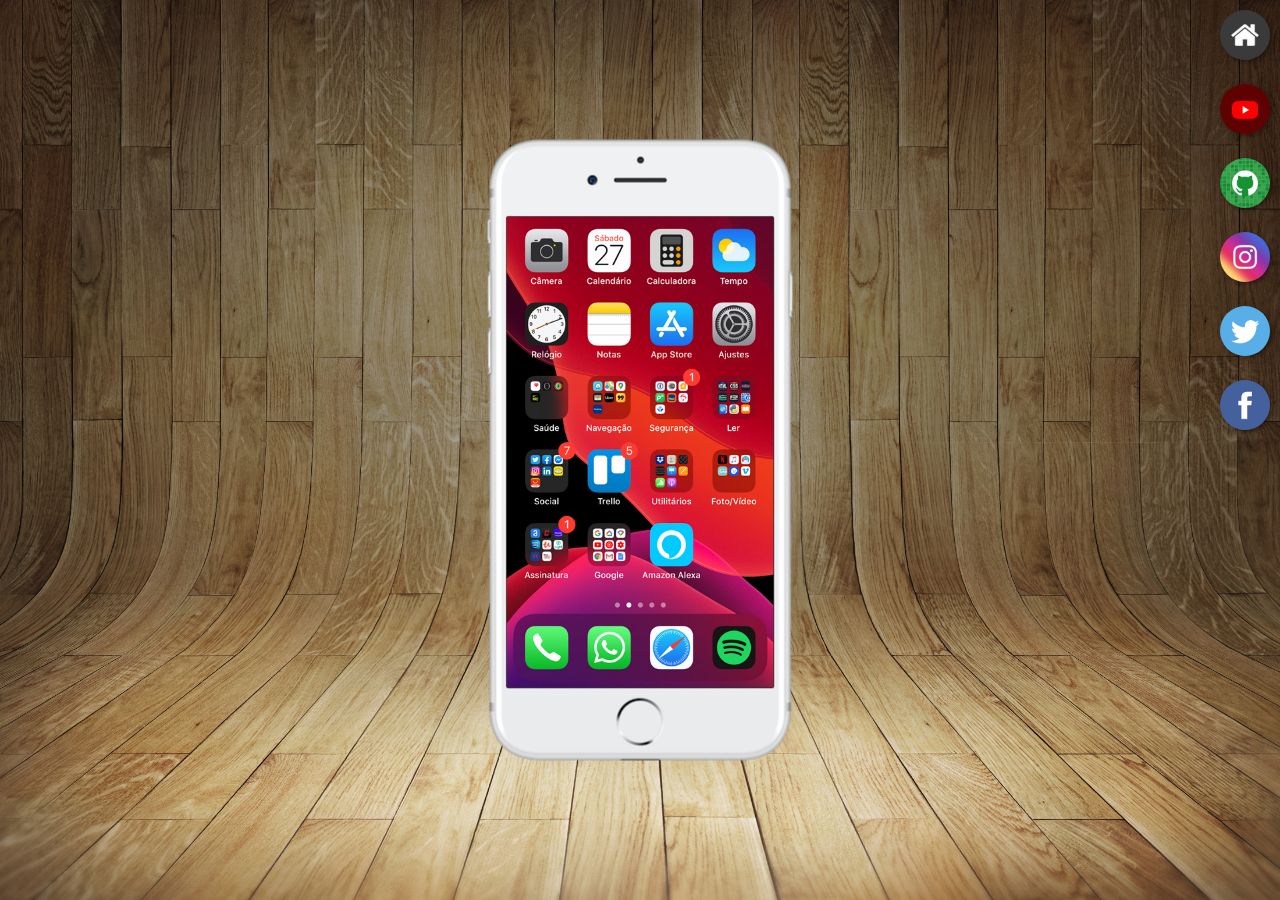
<file: index.html>
<!DOCTYPE html>
<html lang="pt-BR">
<head>
    <meta charset="UTF-8">
    <meta name="viewport" content="width=device-width, initial-scale=1.0">
    <title>Projeto Redes Social</title>
    <link rel="shortcut icon" href="favicon.ico" type="image/x-icon">
    <link rel="stylesheet" href="estilos/style.css">
</head>
<body>
   <main>
    <section id="telefone">
        <iframe src="home.html" frameborder="0" name="tela" id="tela">
            <p>Navegador não é compatível com iframe</p>
        </iframe>
    </section>
    <section id="redes-sociais">
        <a href="home.html" target="tela"><img src="imagens/logo-home.jpg" alt="Home"></a> <br>
        <a href="youtube.html" target="tela"><img src="imagens/logo-youtube.jpg" alt="YouTube"></a><br>
        <a href="github.html" target="tela"><img src="imagens/logo-github.jpg" alt="GitHub"></a><br>
        <a href="instagram.html" target="tela"><img src="imagens/logo-instagram.jpg" alt="Instagram"></a><br>
        <a href="twiter.html" target="tela"><img src="imagens/logo-twitter.jpg" alt="Twiter"></a><br>
        <a href="facebook.html" target="tela"><img src="imagens/logo-facebook.jpg" alt="Facebook"></a>
    </section>
   </main>
</body>
</html>
</file>
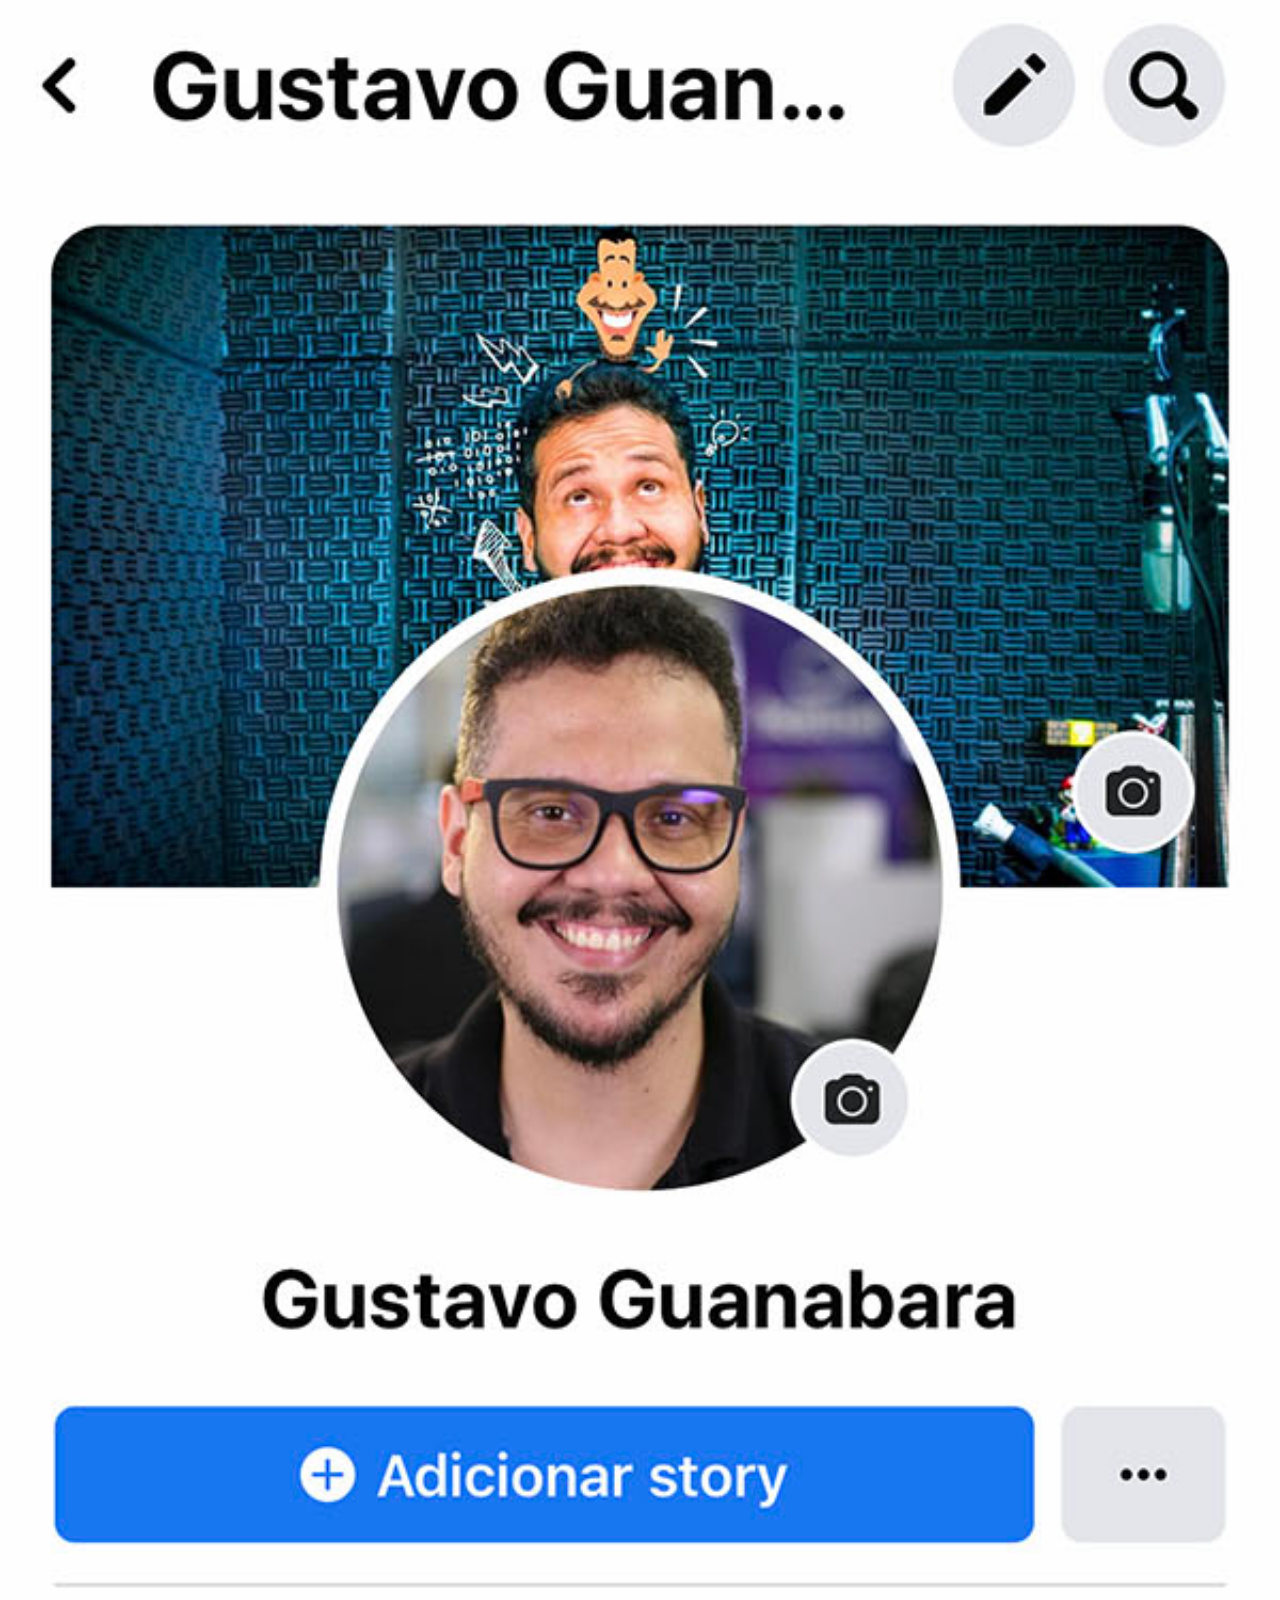
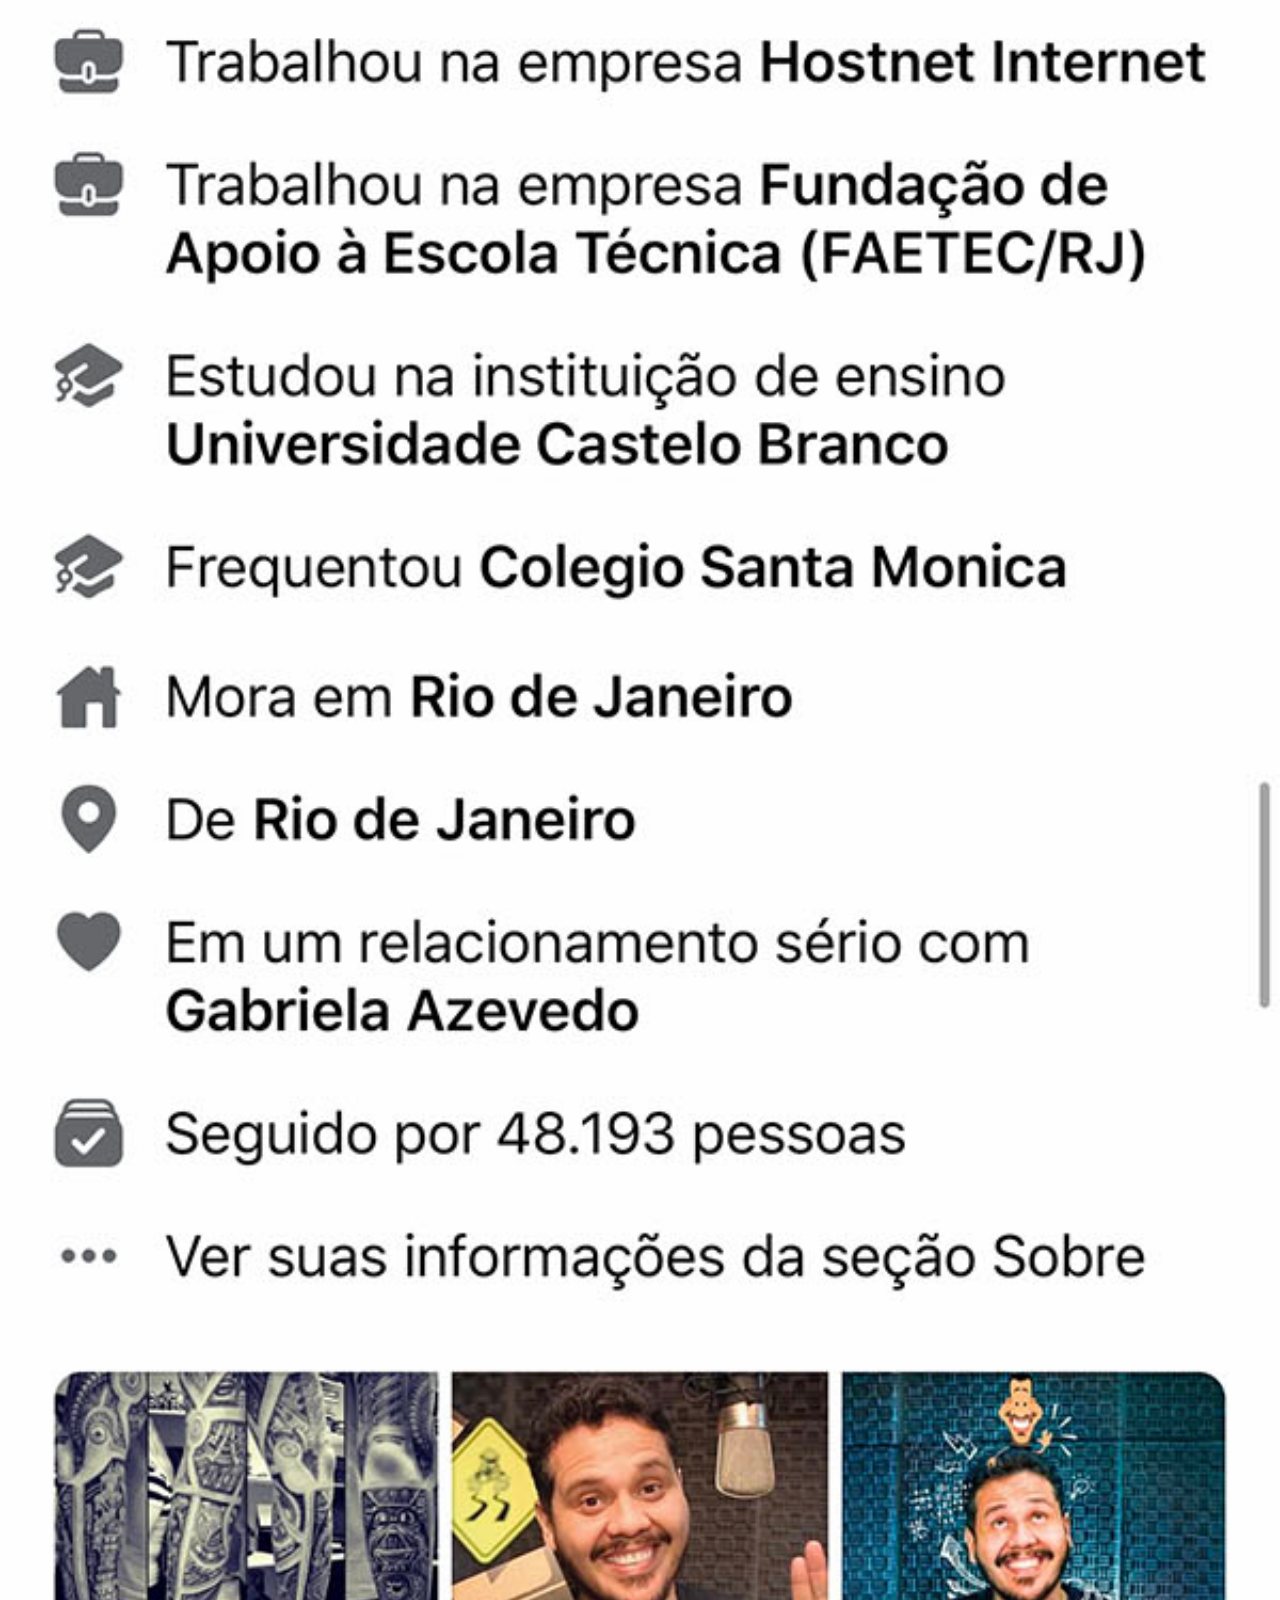
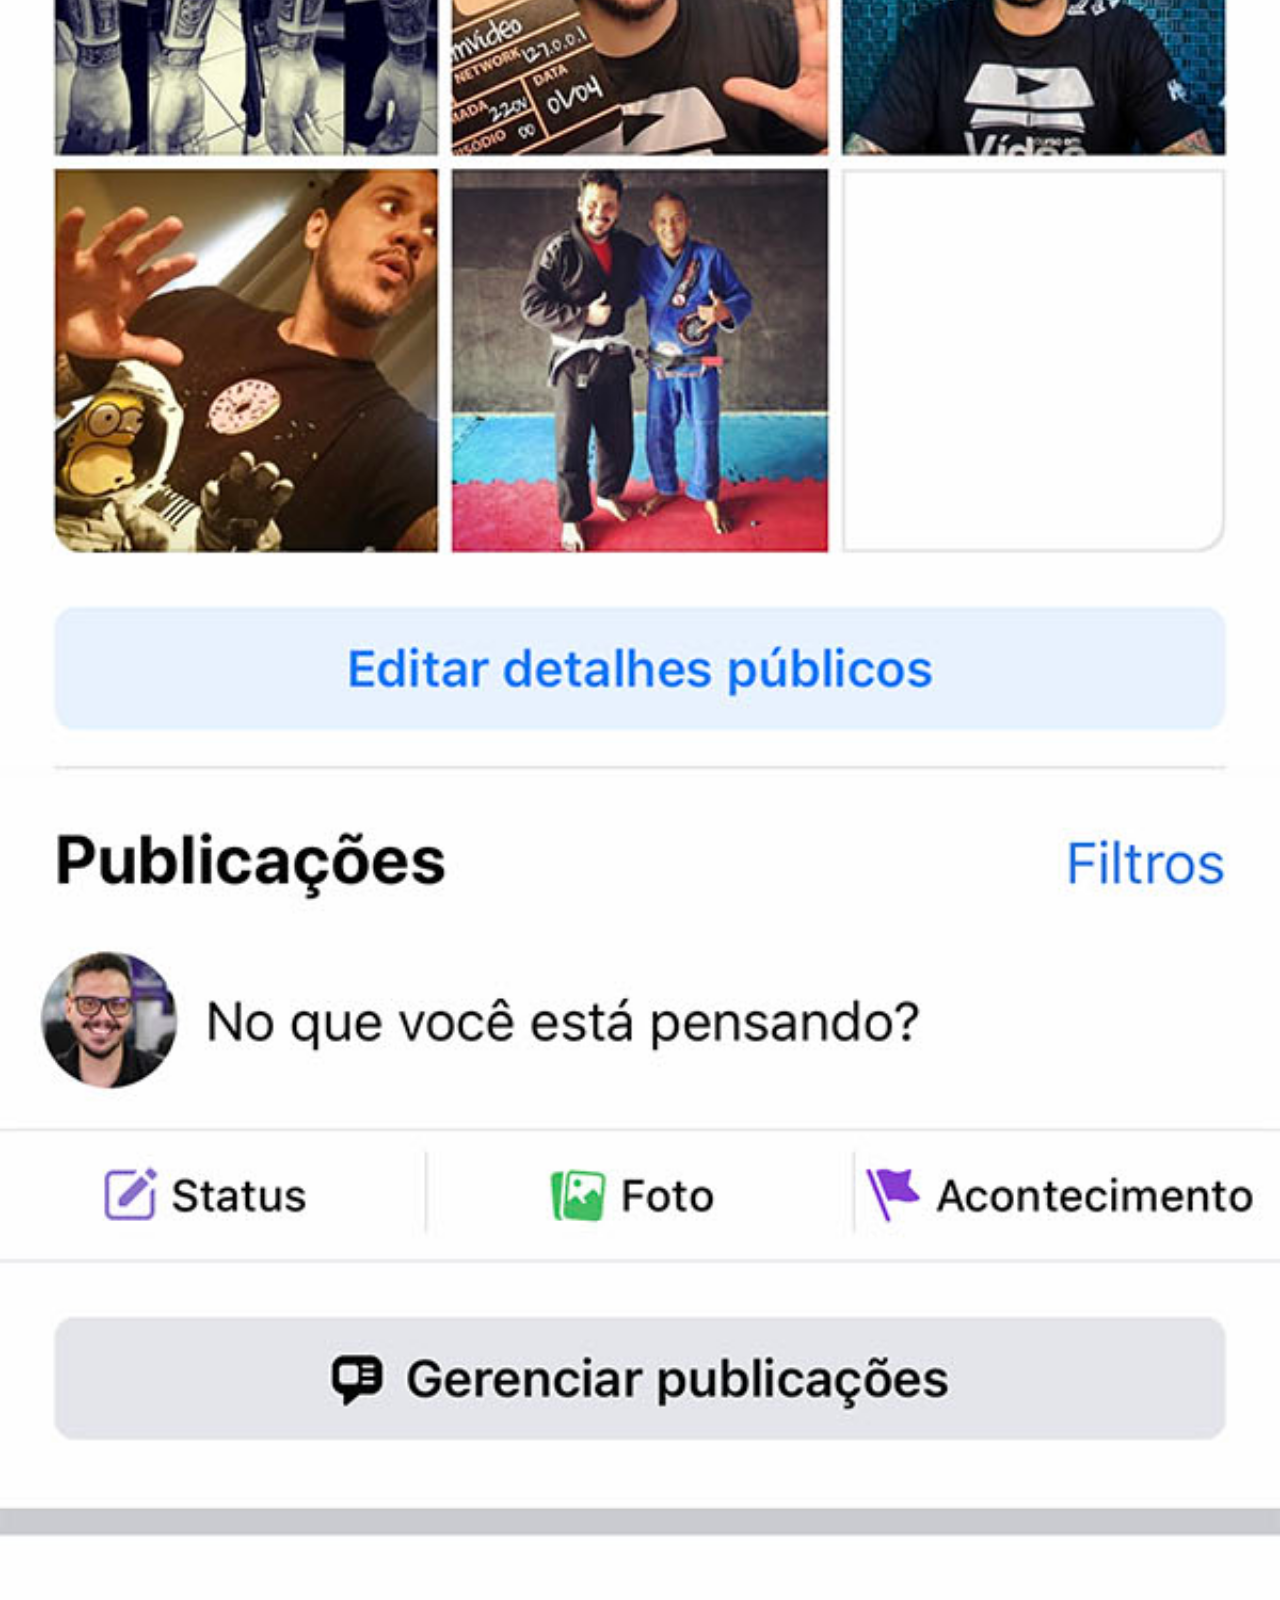
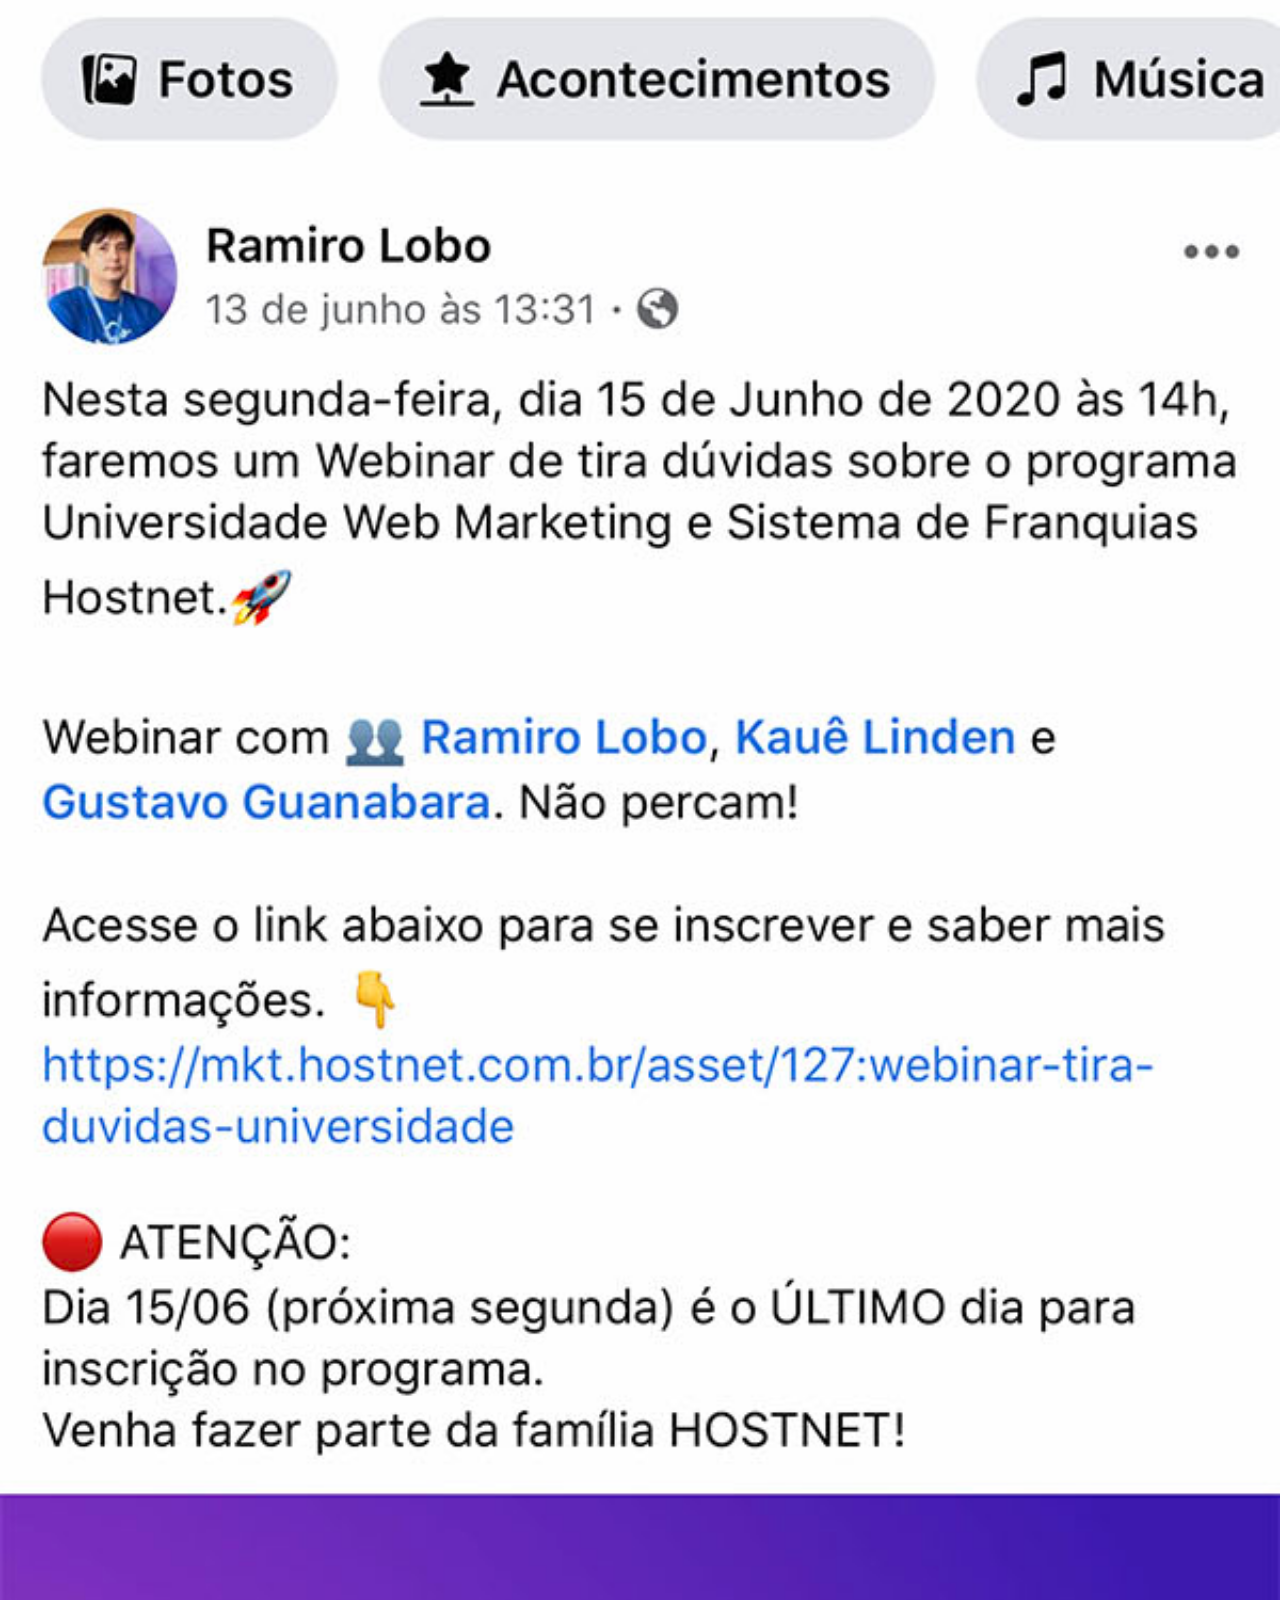
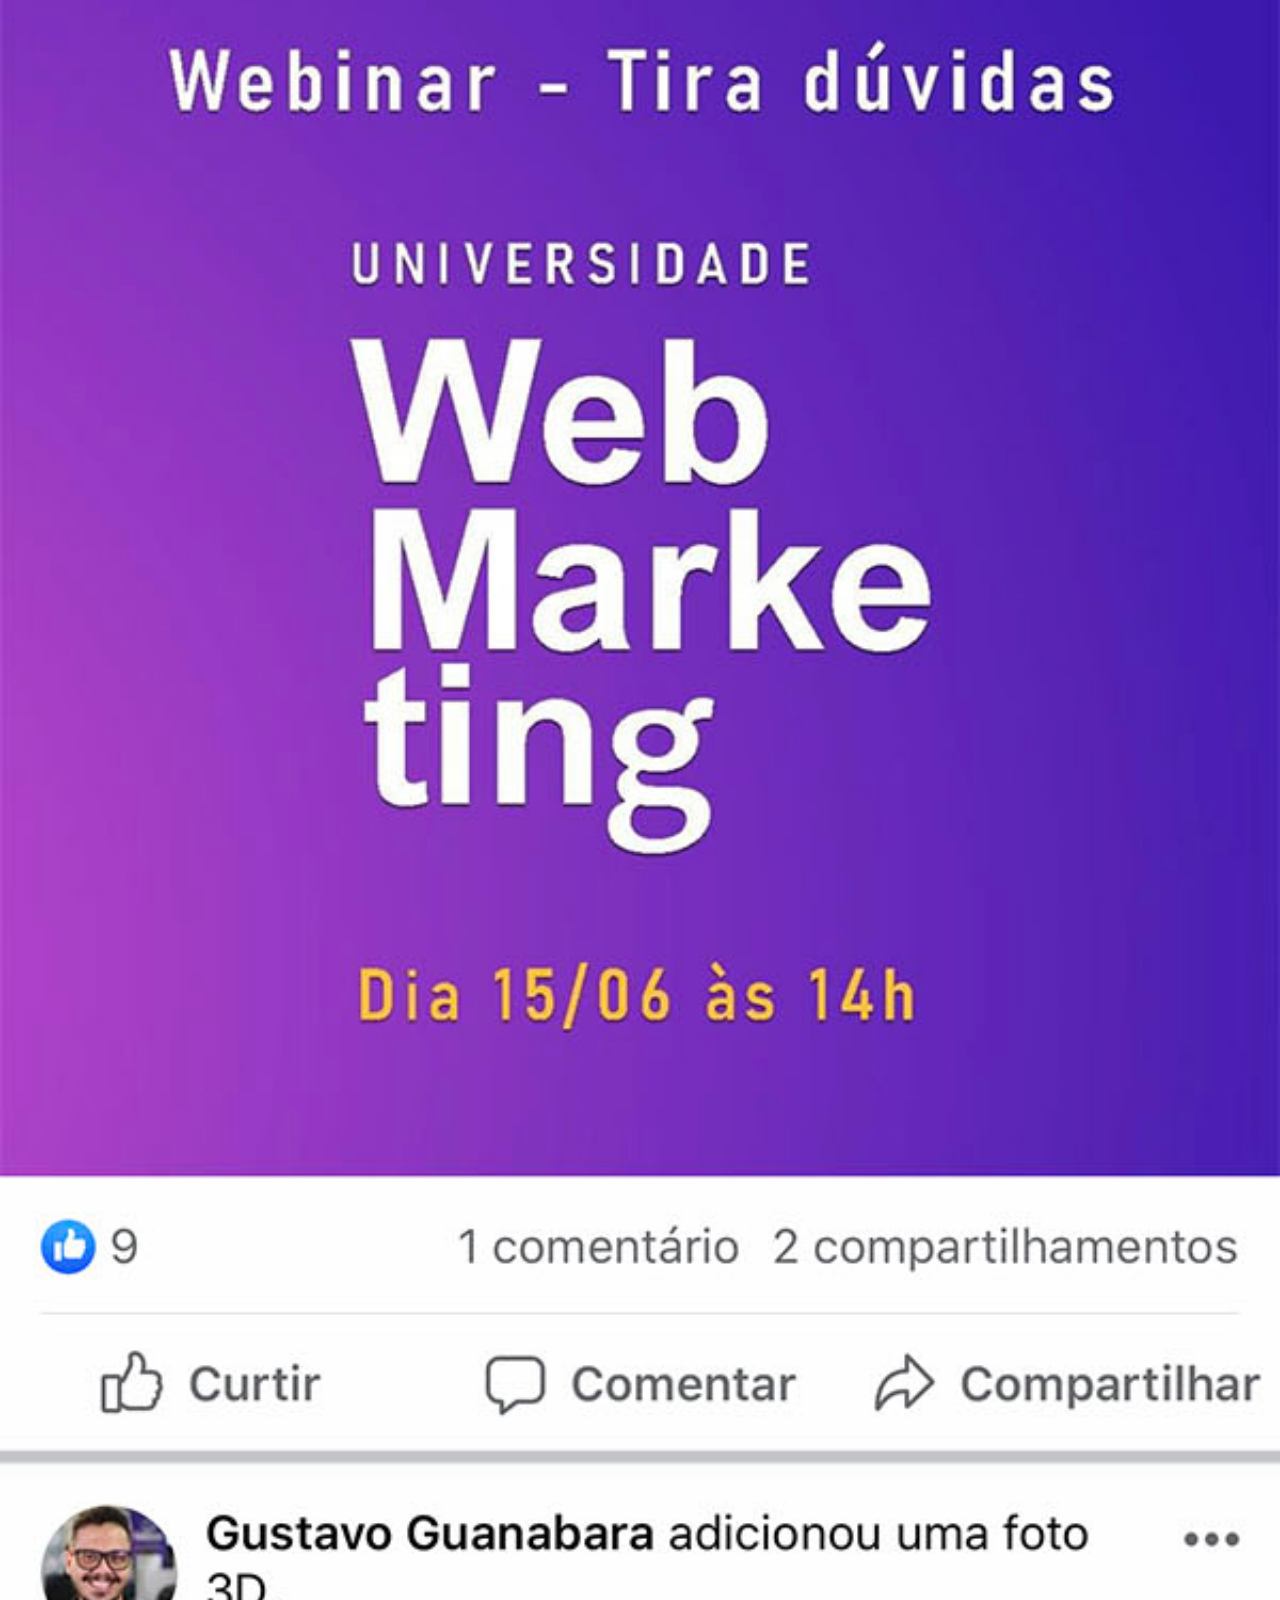
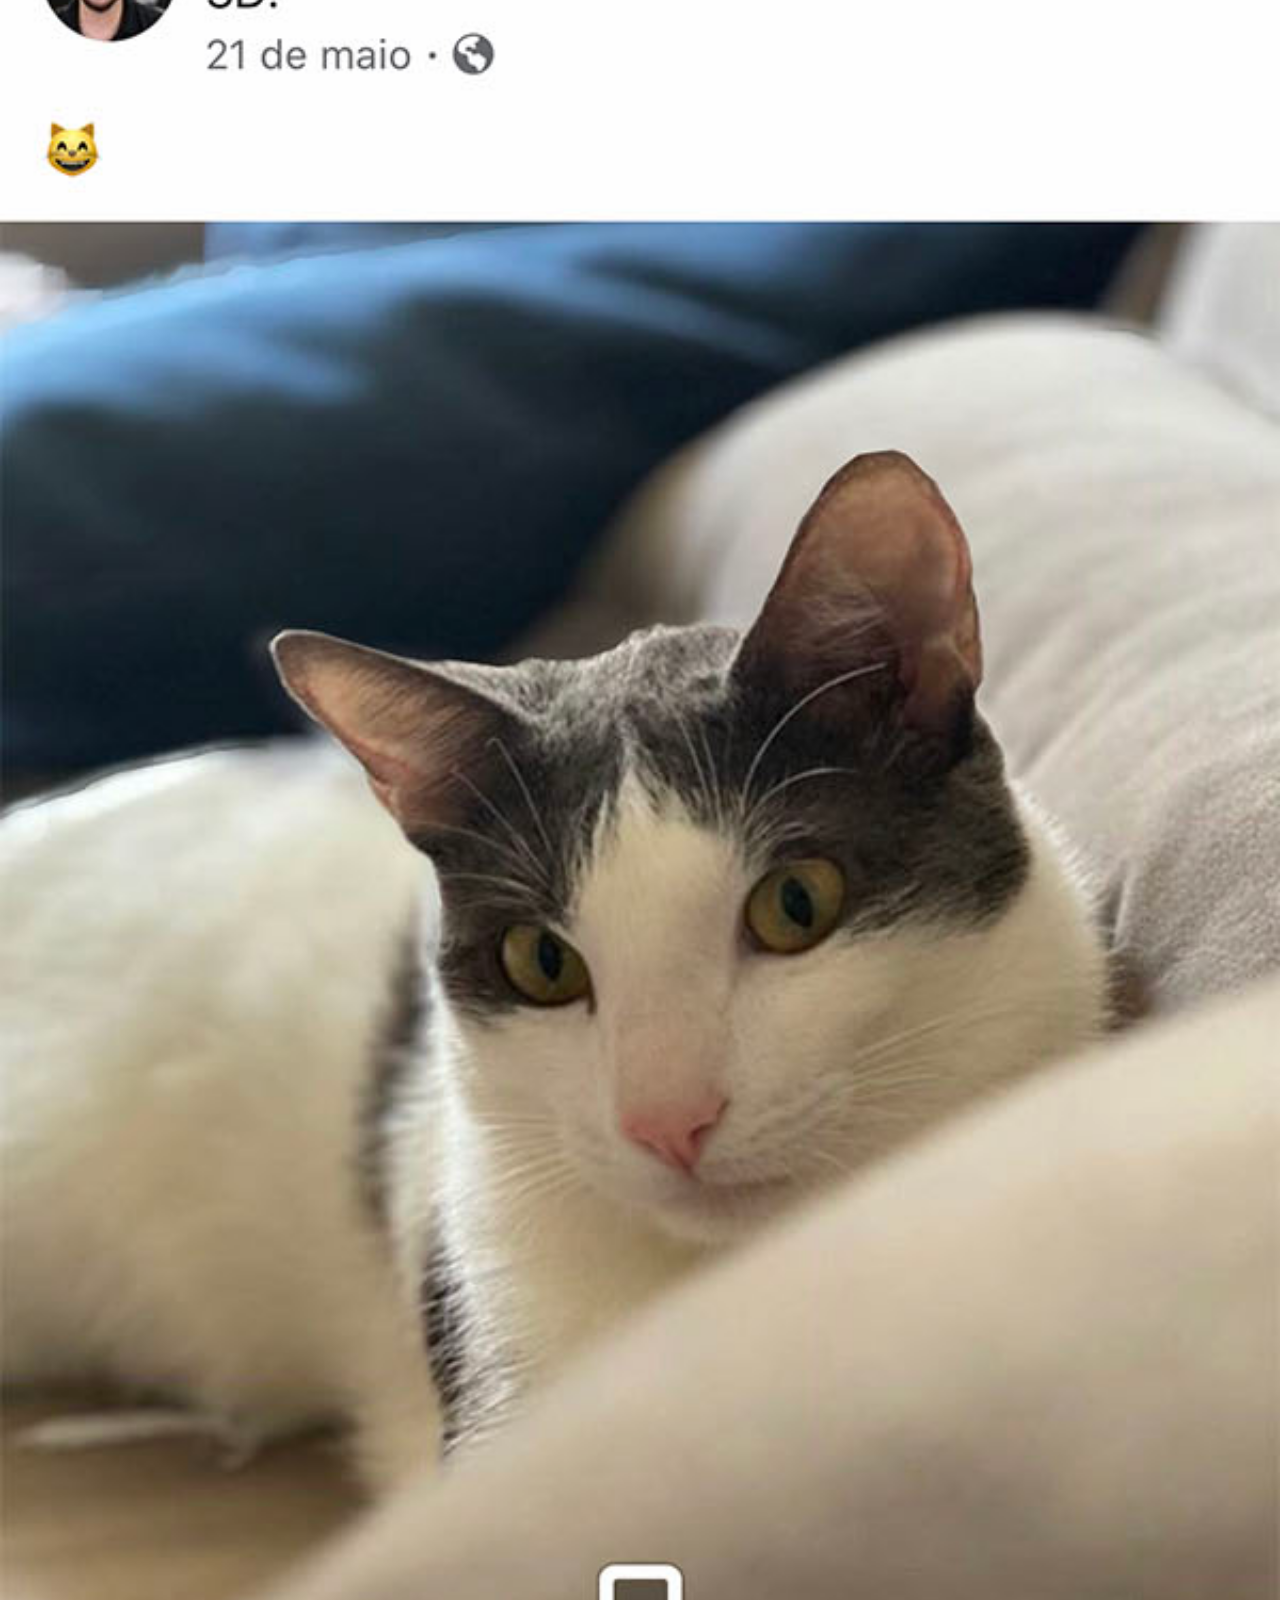
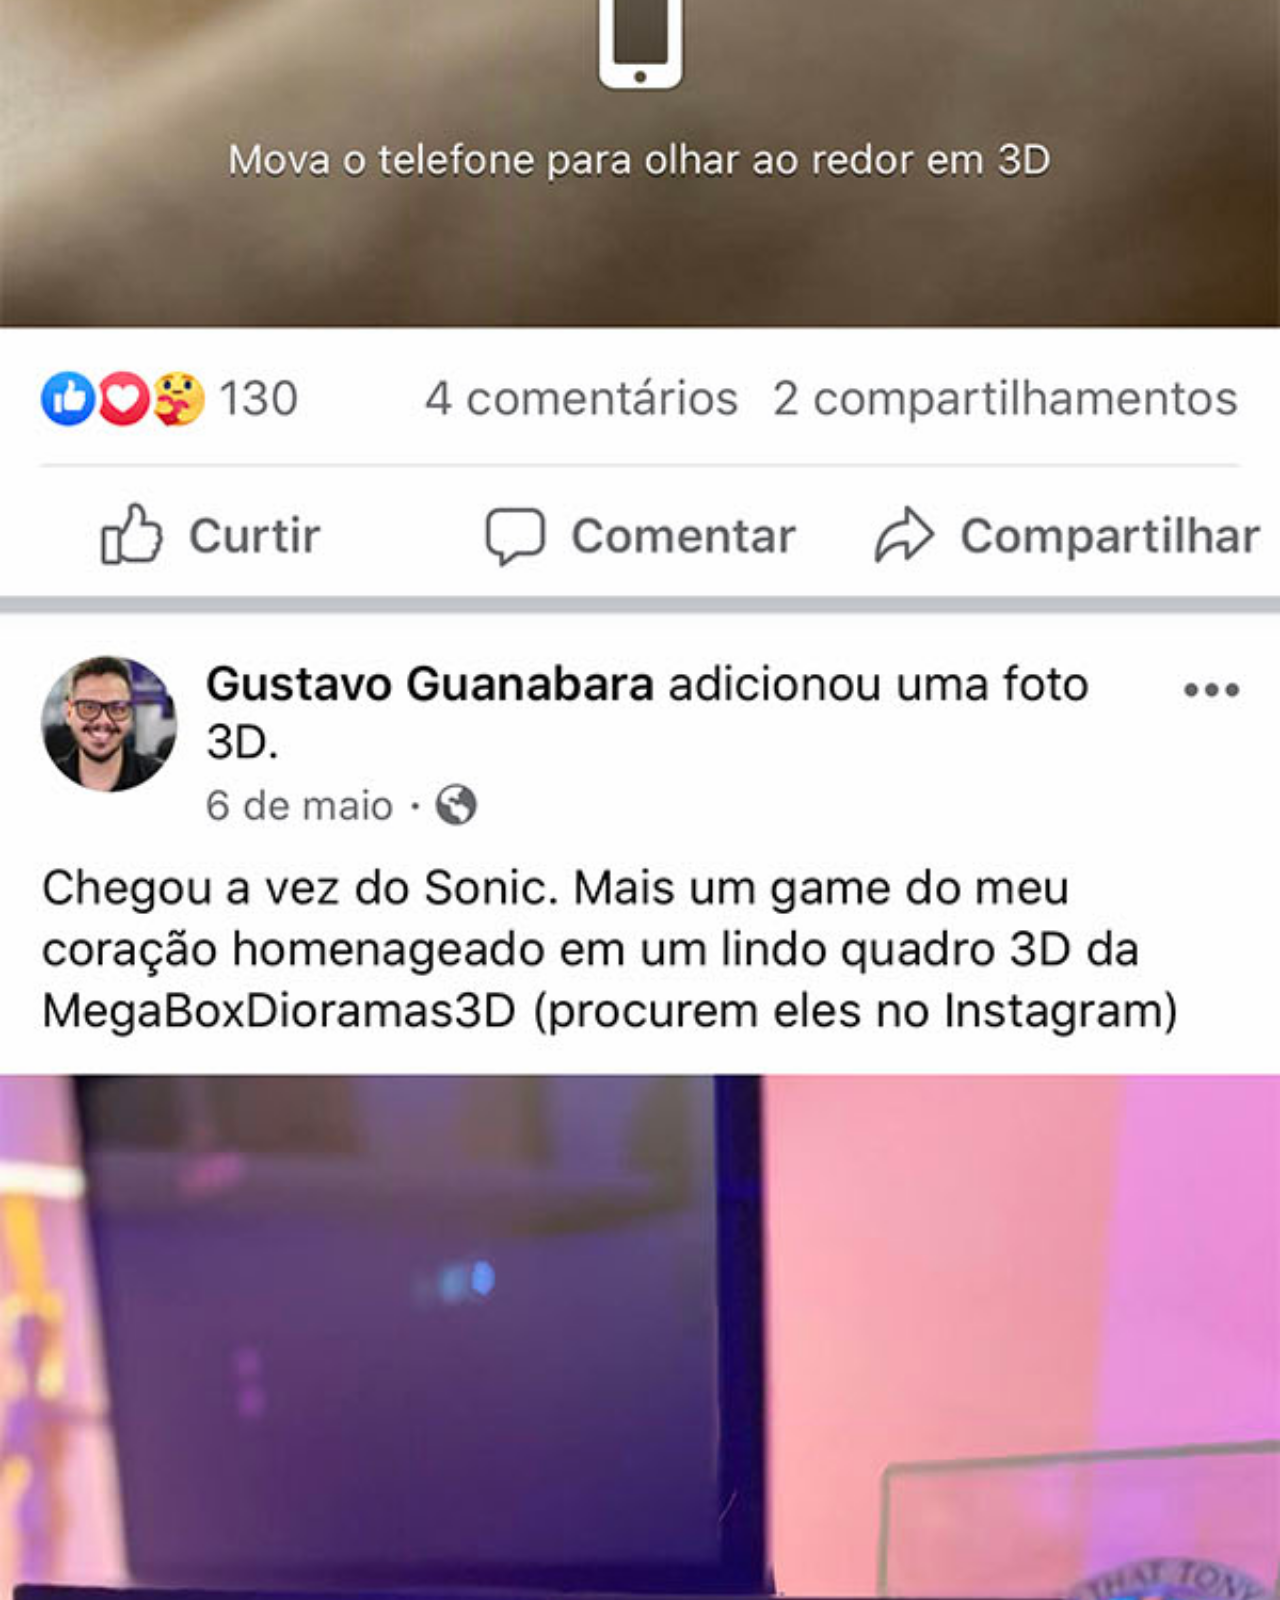
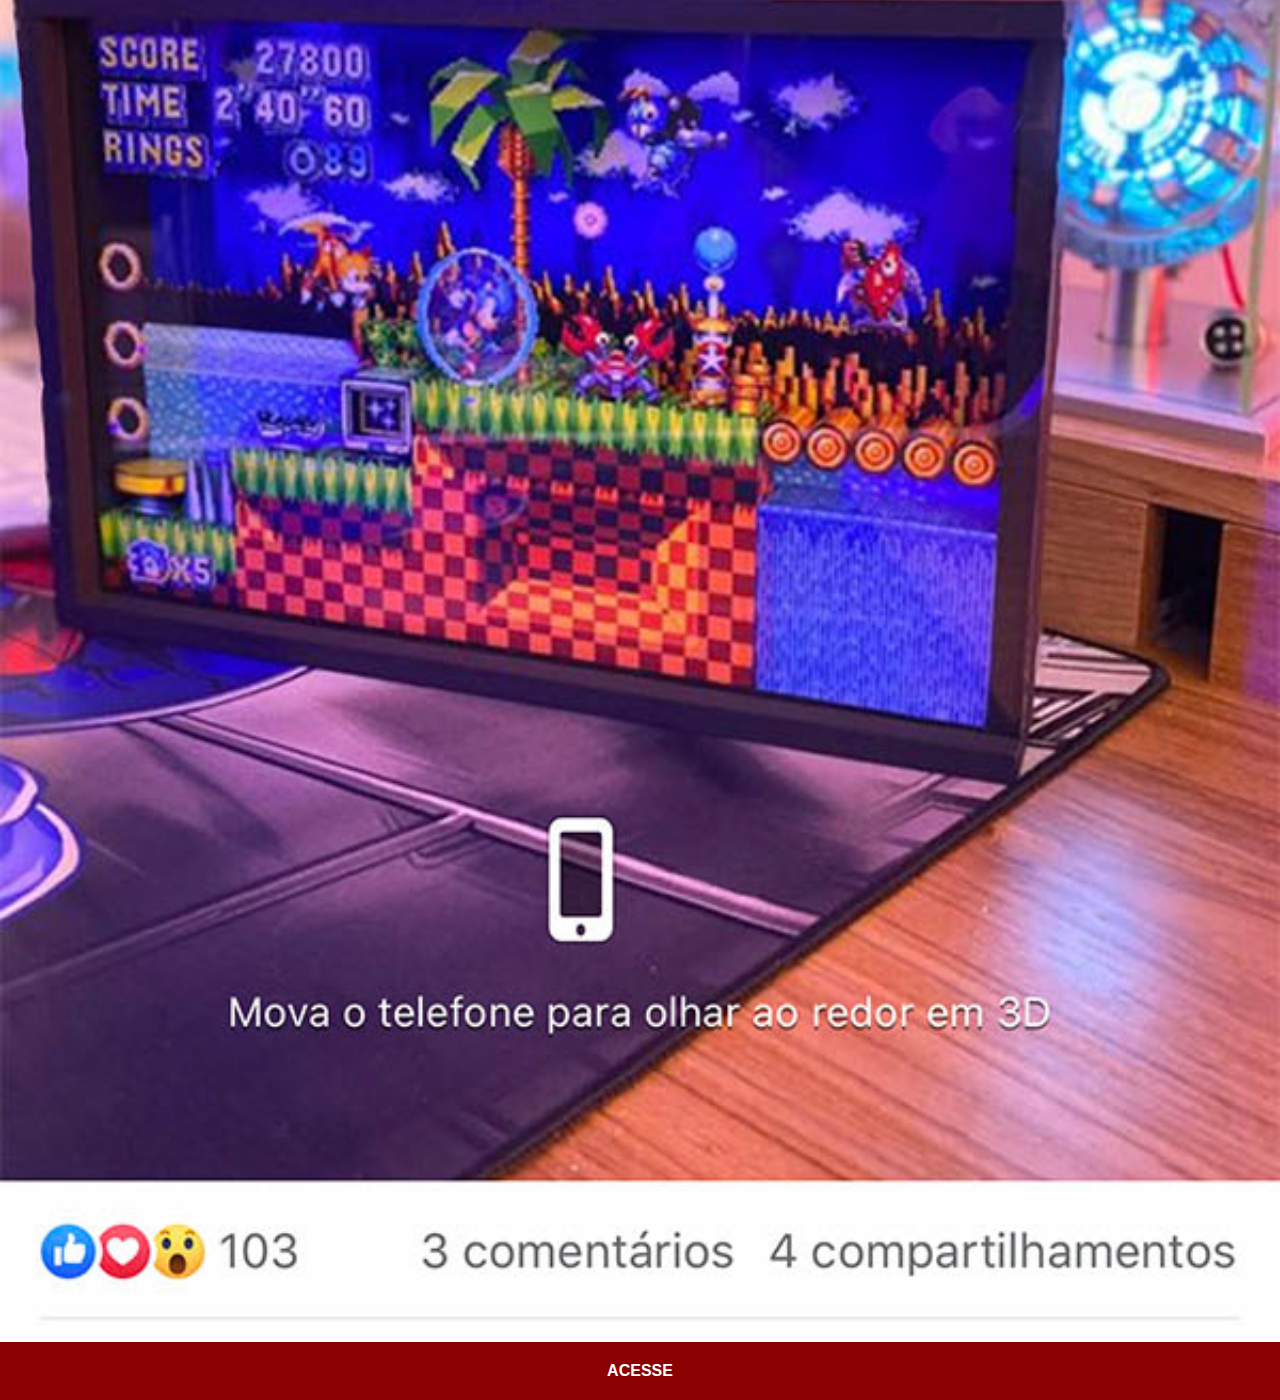
<file: facebook.html>
<!DOCTYPE html>
<html lang="pt-BR">
<head>
    <meta charset="UTF-8">
    <meta name="viewport" content="width=device-width, initial-scale=1.0">
    <title>Facebook</title>
    <link rel="stylesheet" href="estilos/social.css">
</head>
<body>
    <img src="imagens/tela-facebook.jpg" alt="Tela do Facebook">
    <a href="https://www.facebook.com" target="_blank">ACESSE</a>
</body>
</html>
</file>
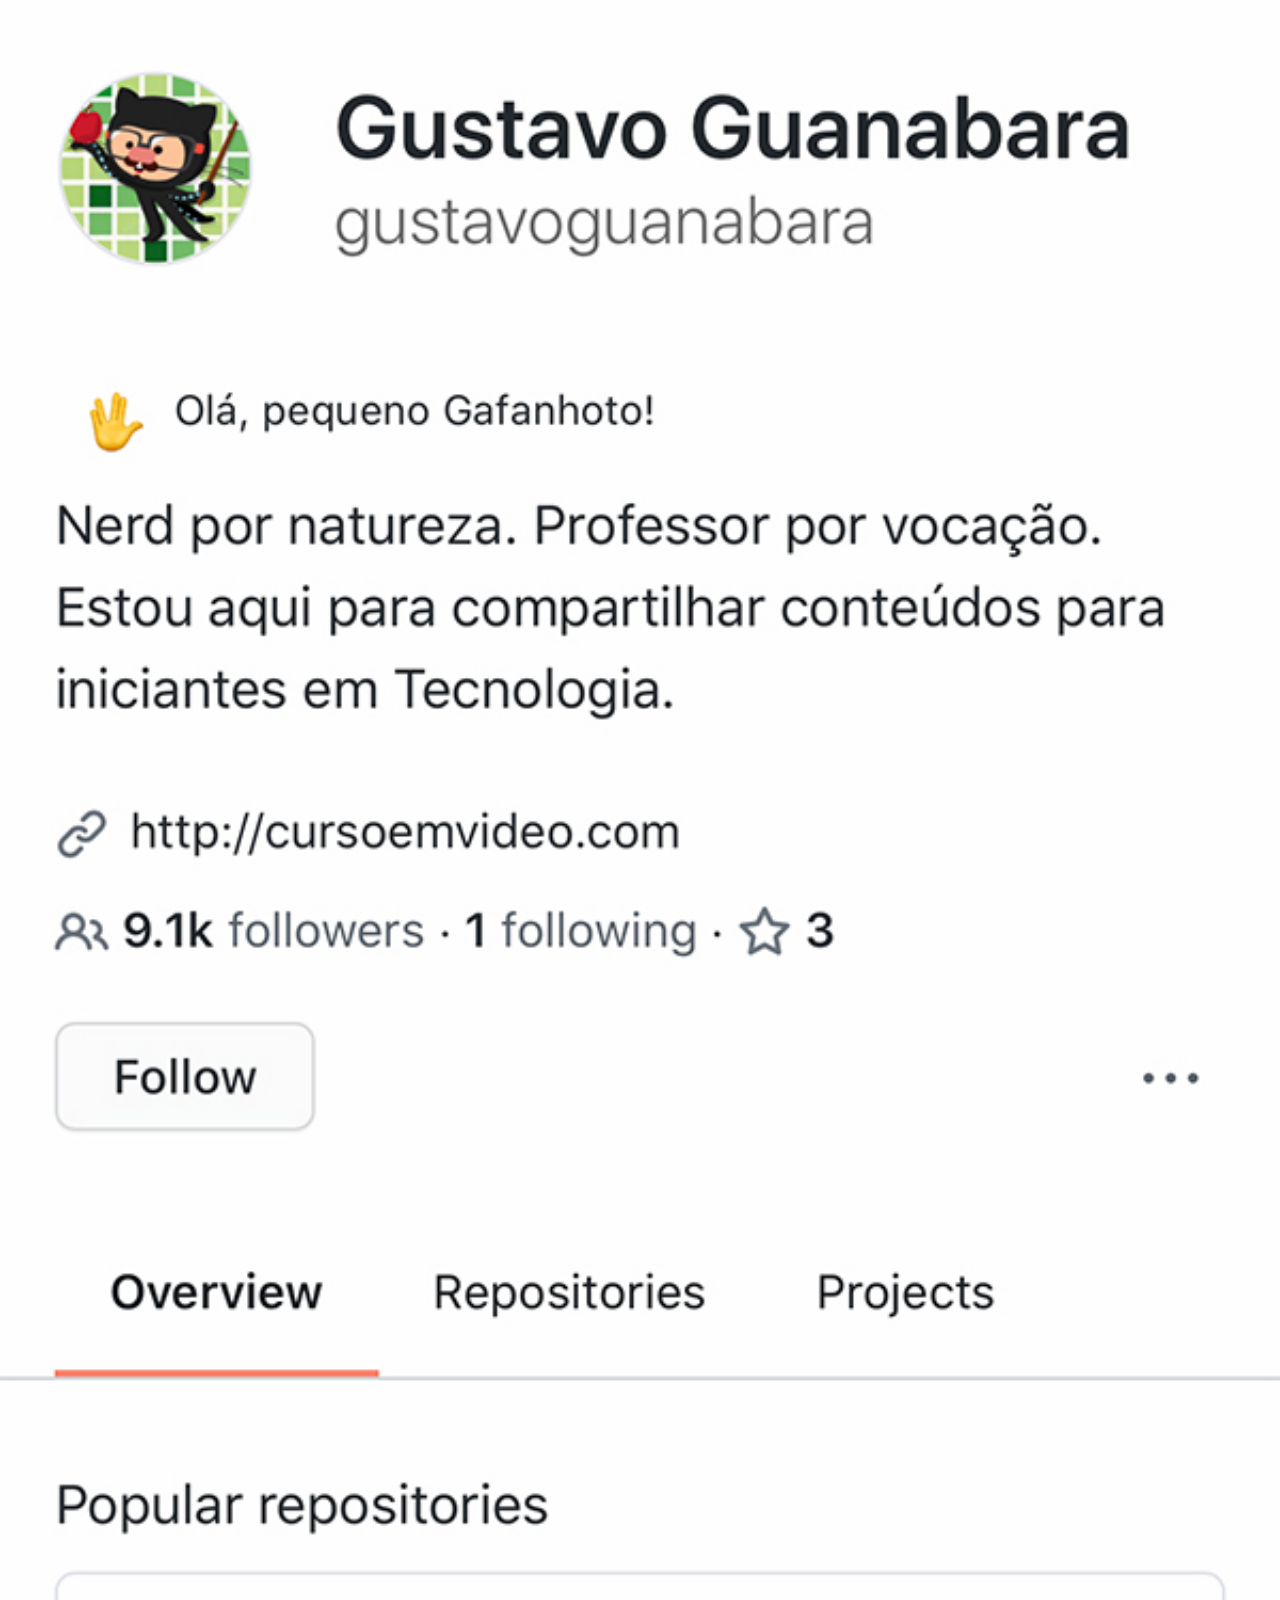
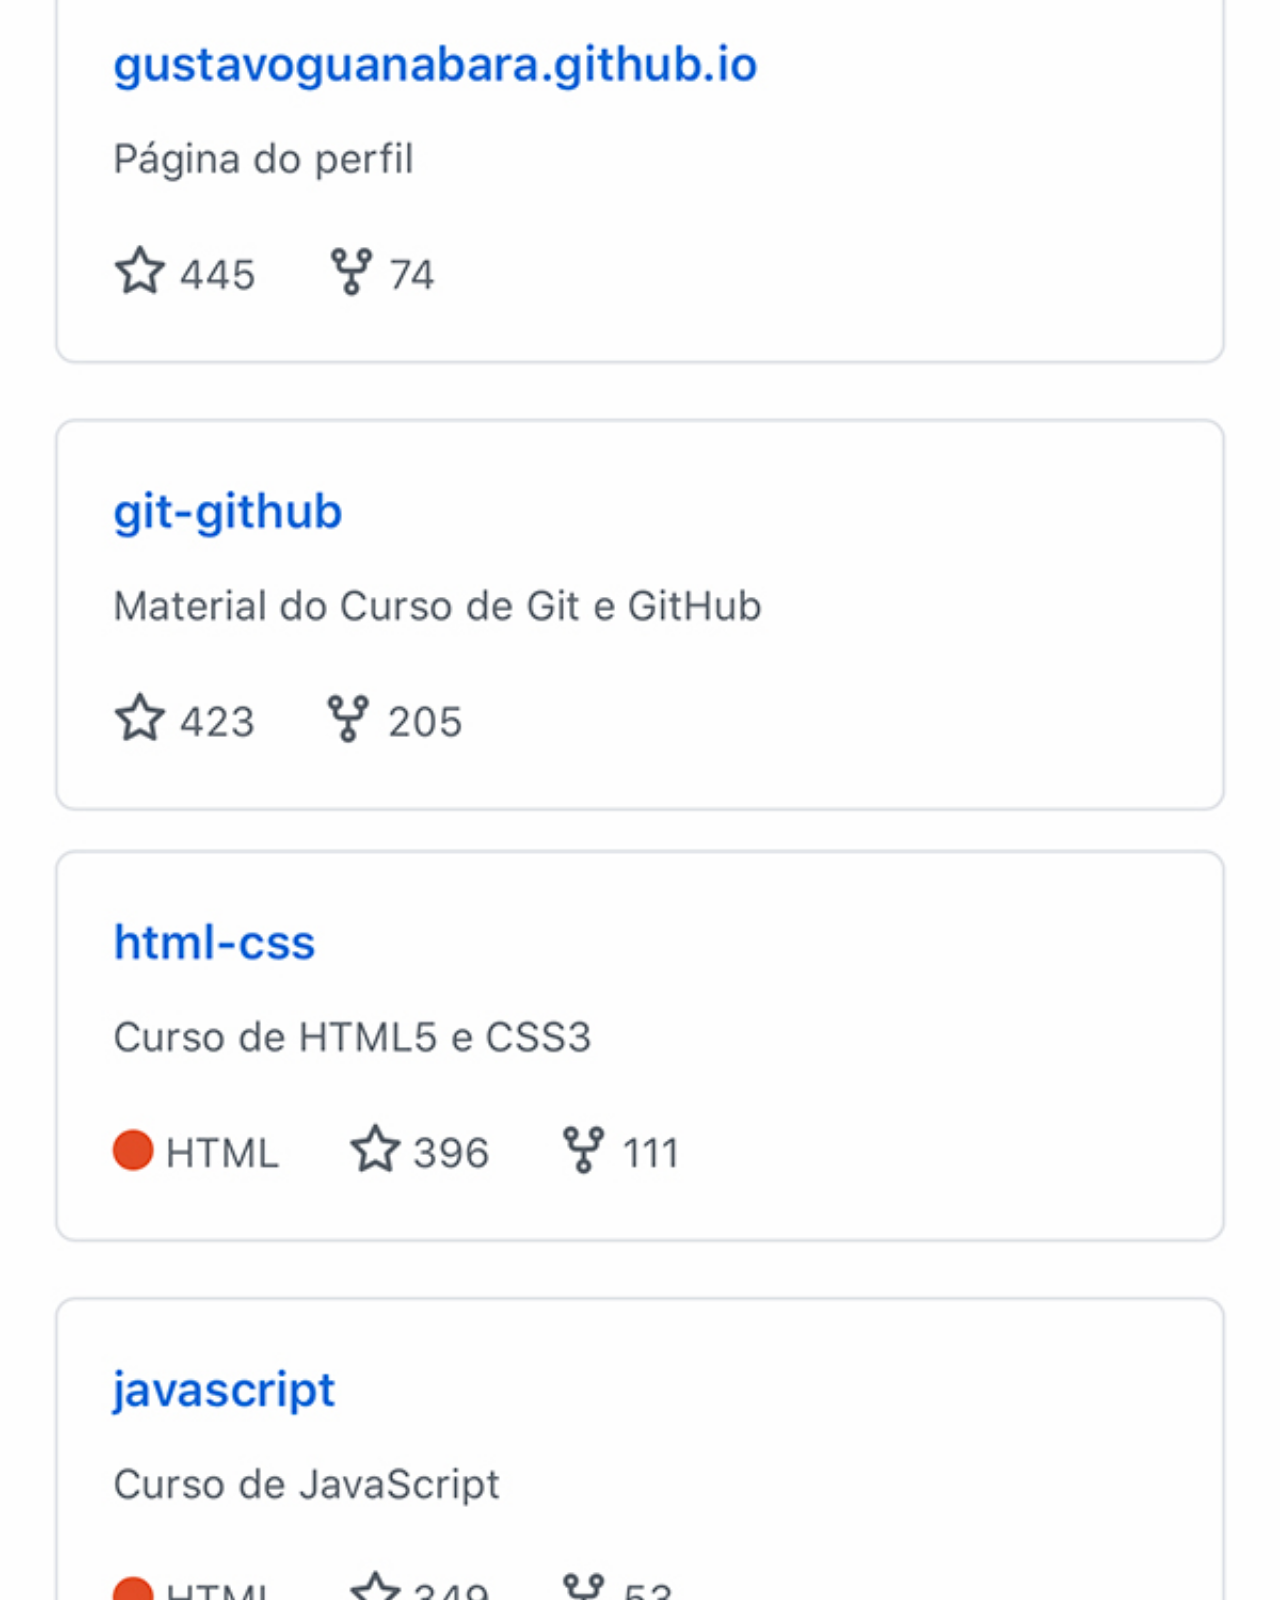
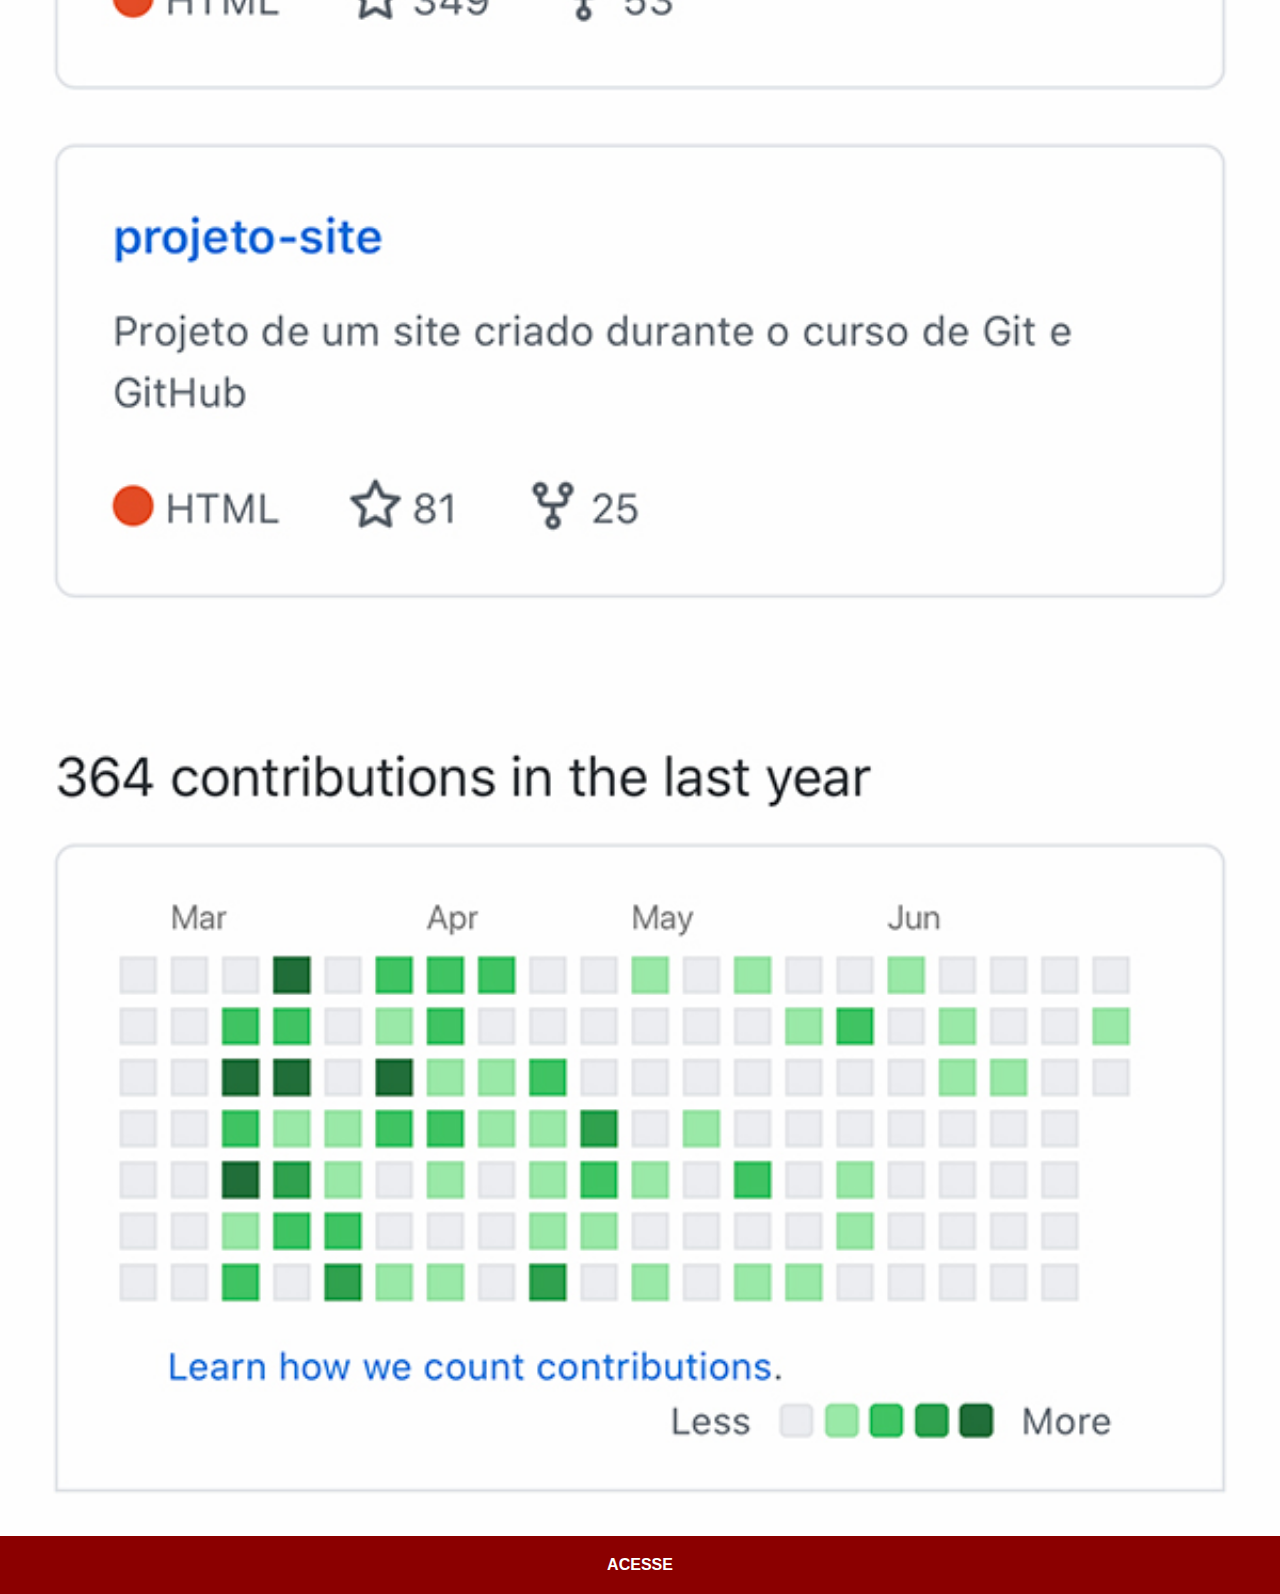
<file: github.html>
<!DOCTYPE html>
<html lang="pt-BR">
<head>
    <meta charset="UTF-8">
    <meta name="viewport" content="width=device-width, initial-scale=1.0">
    <title>GitHub</title>
    <link rel="stylesheet" href="estilos/social.css">
</head>
<body>
    <img src="imagens/tela-github.jpg" alt="Tela do Github">
    <a href="https://github.com/AlanBaptista83/" target="_blank">ACESSE</a>
</body>
</html>
</file>
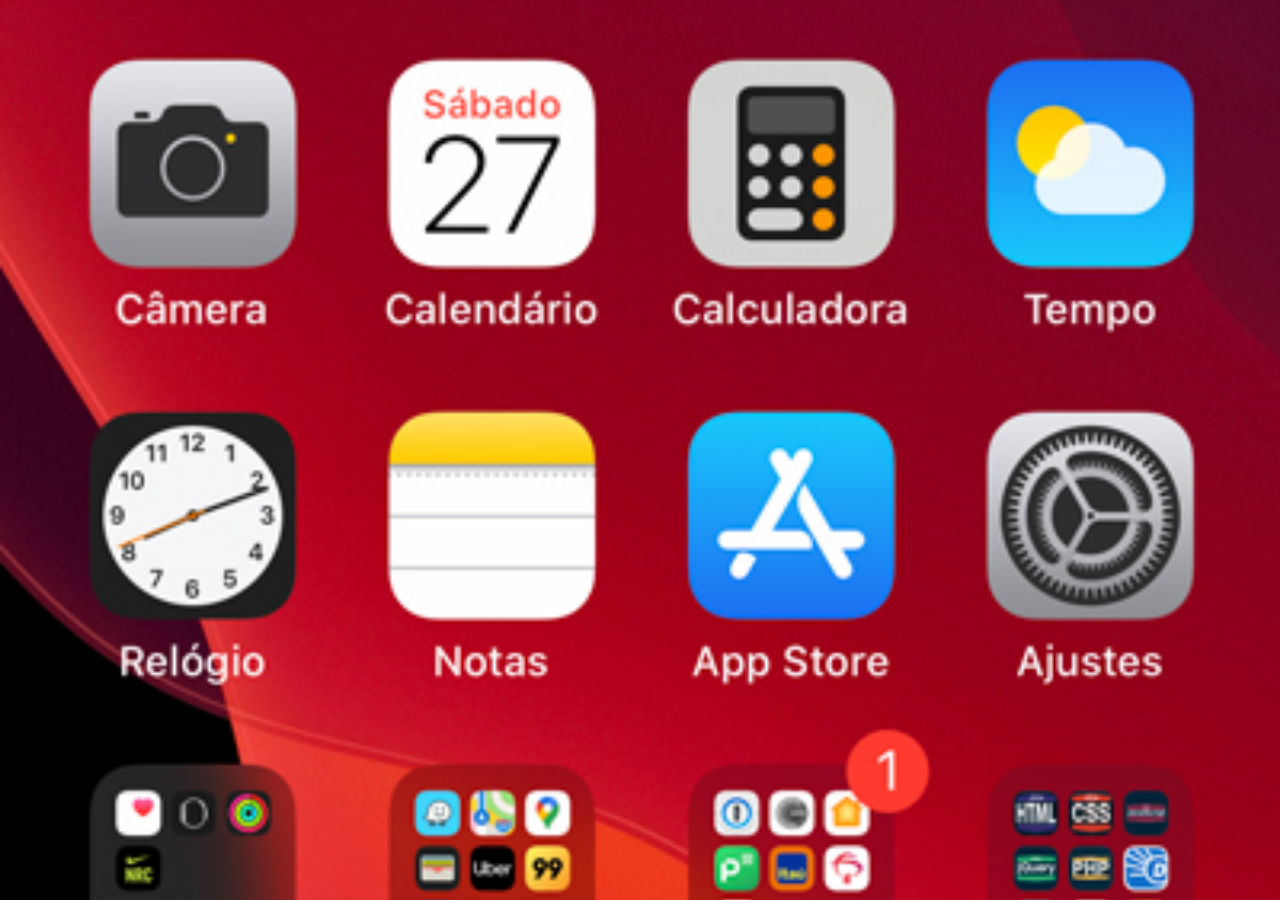
<file: home.html>
<!DOCTYPE html>
<html lang="pt-BR">
<head>
    <meta charset="UTF-8">
    <meta name="viewport" content="width=device-width, initial-scale=1.0">
    <title>Home</title>
    <style>
        * {
            margin: 0px;
            padding: 0px;
        }

        body {
            width: 100vw;
            height: 100vh;
            background: black url(imagens/tela-home.jpg) no-repeat top center;
            background-size: cover;
        }
    </style>
</head>
<body>
    
</body>
</html>
</file>
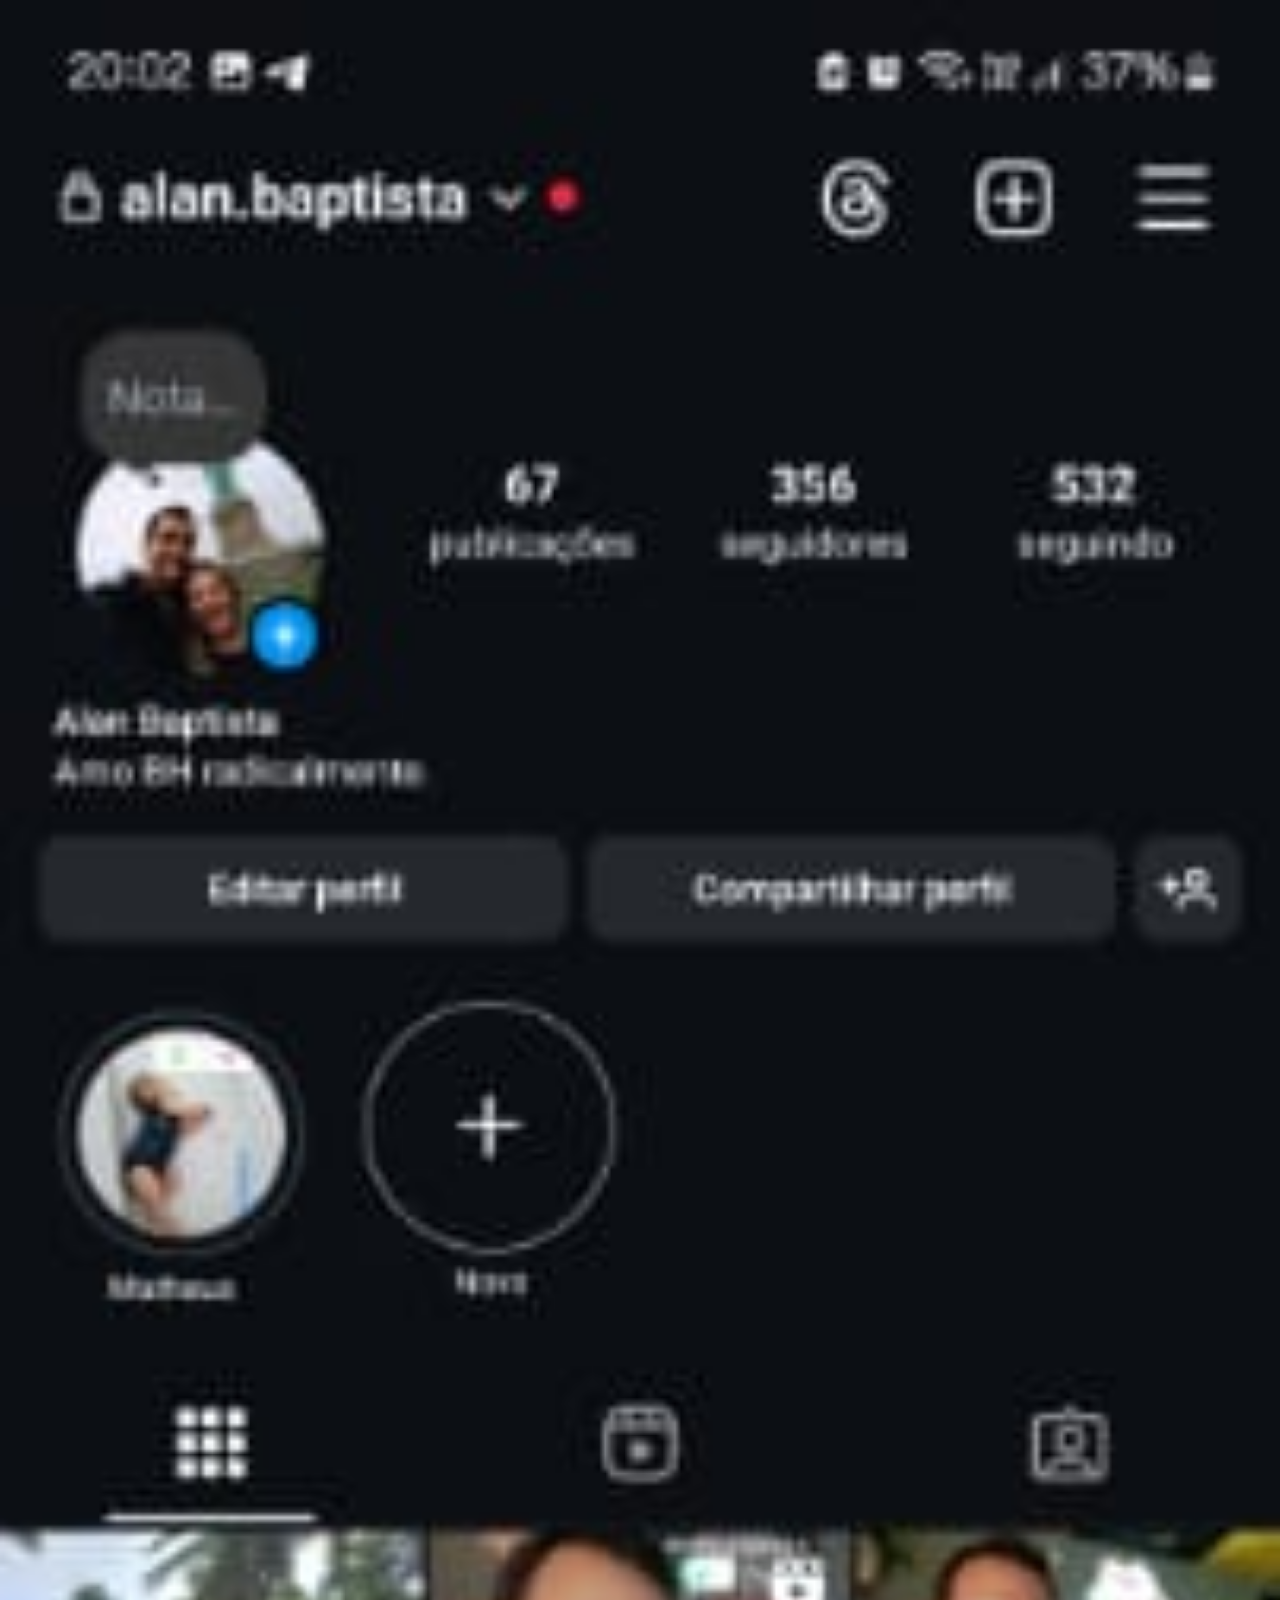
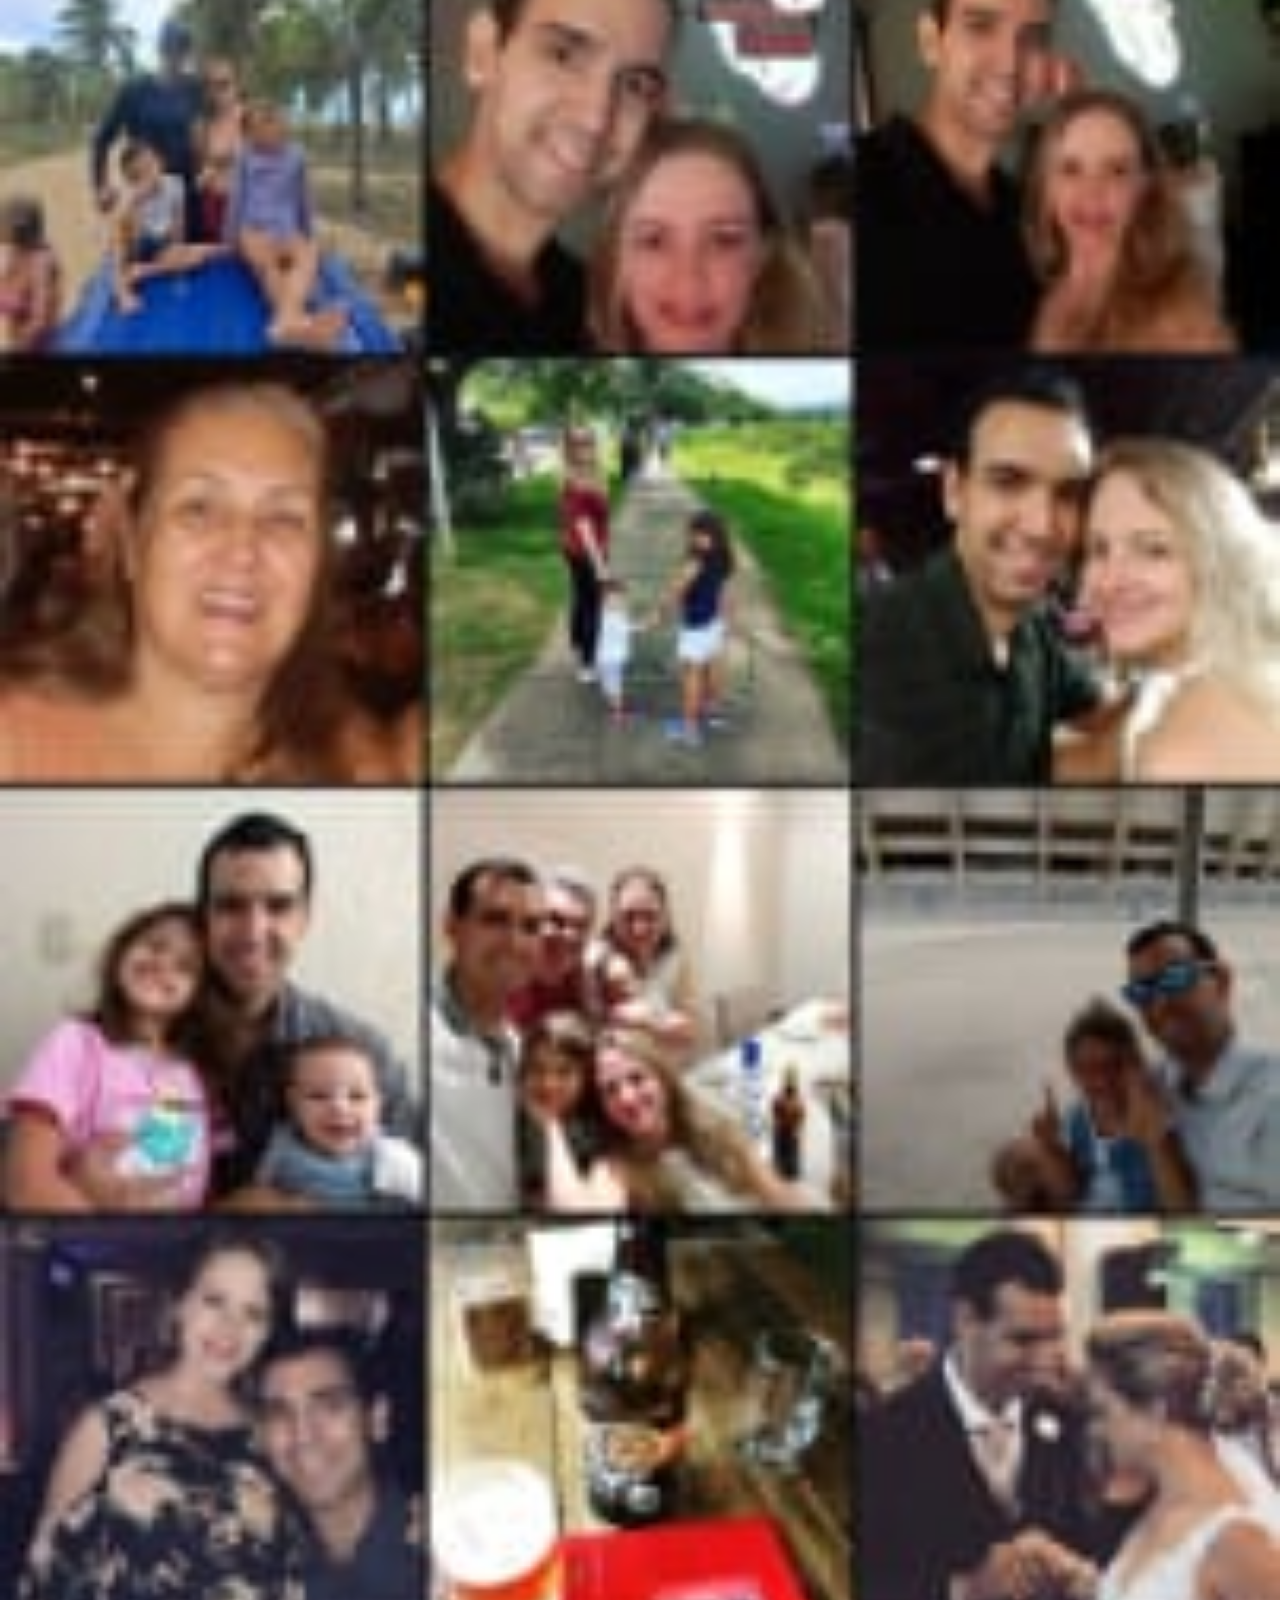
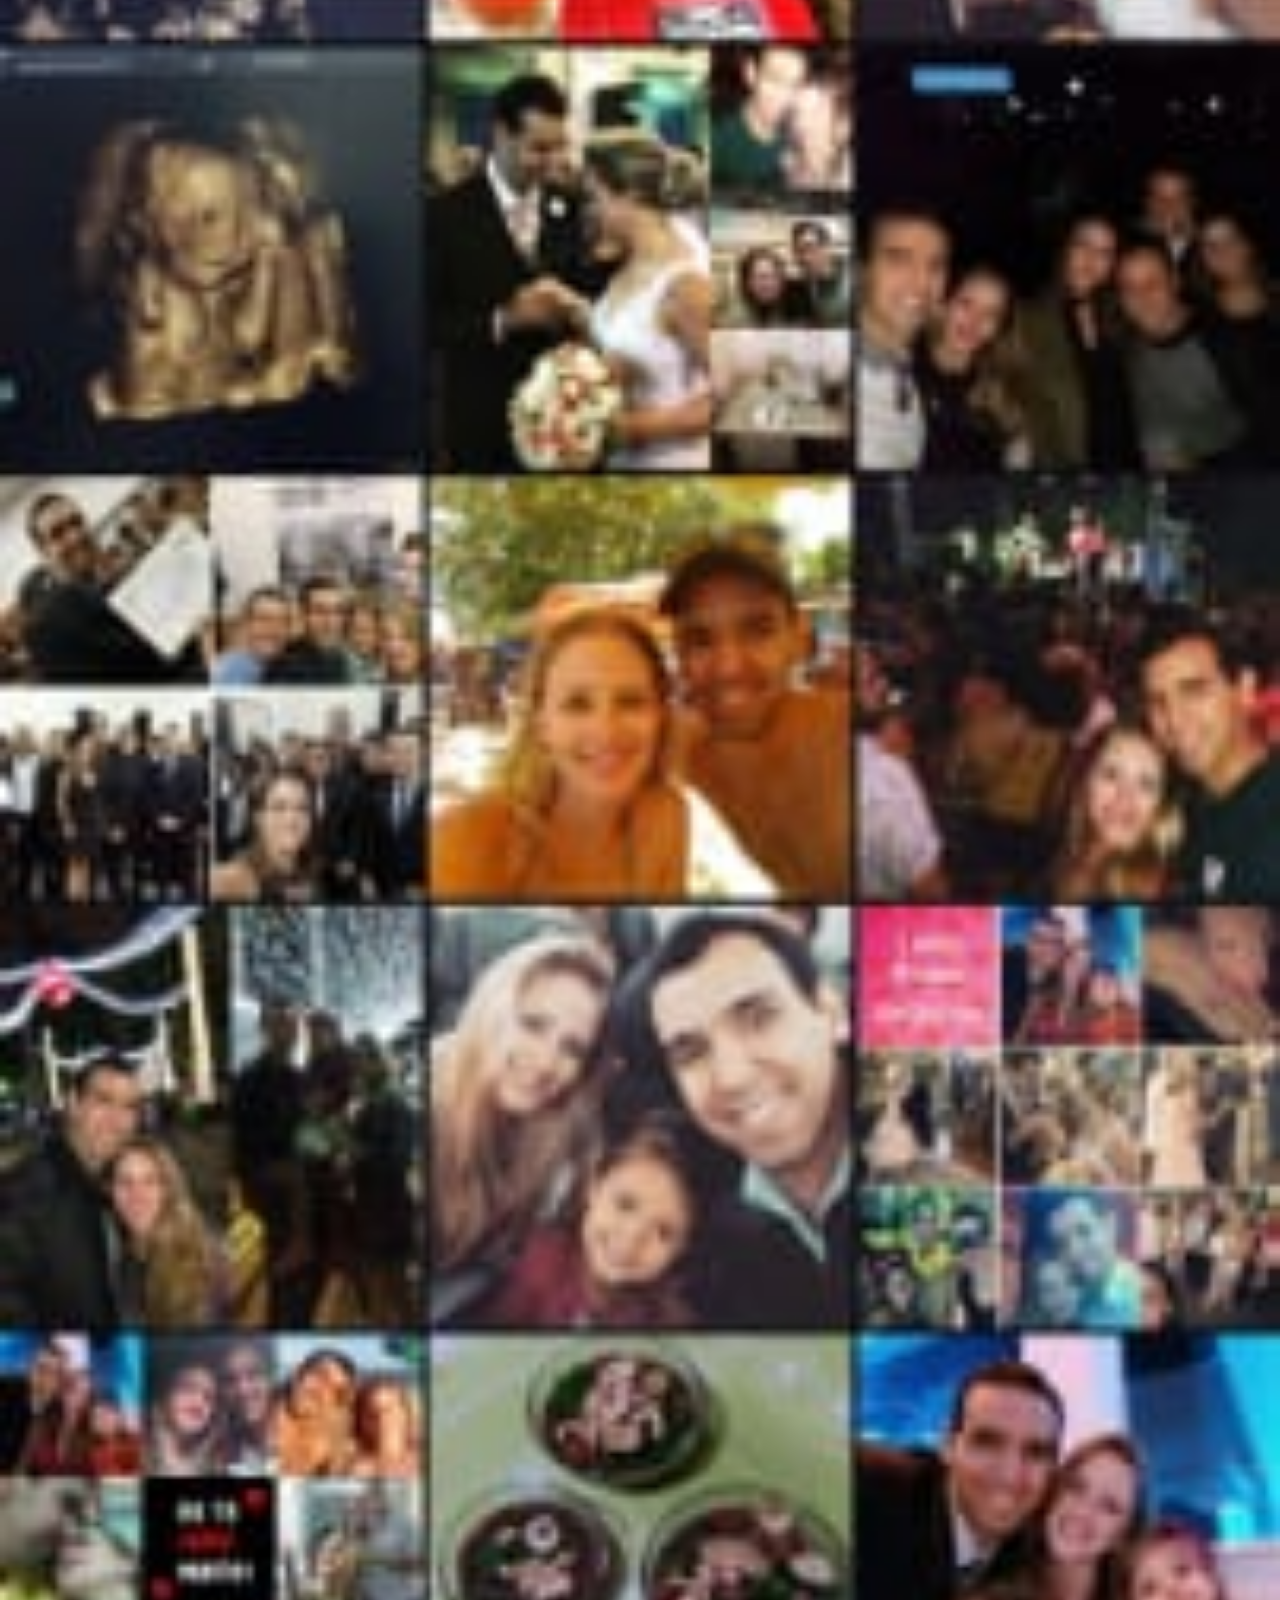
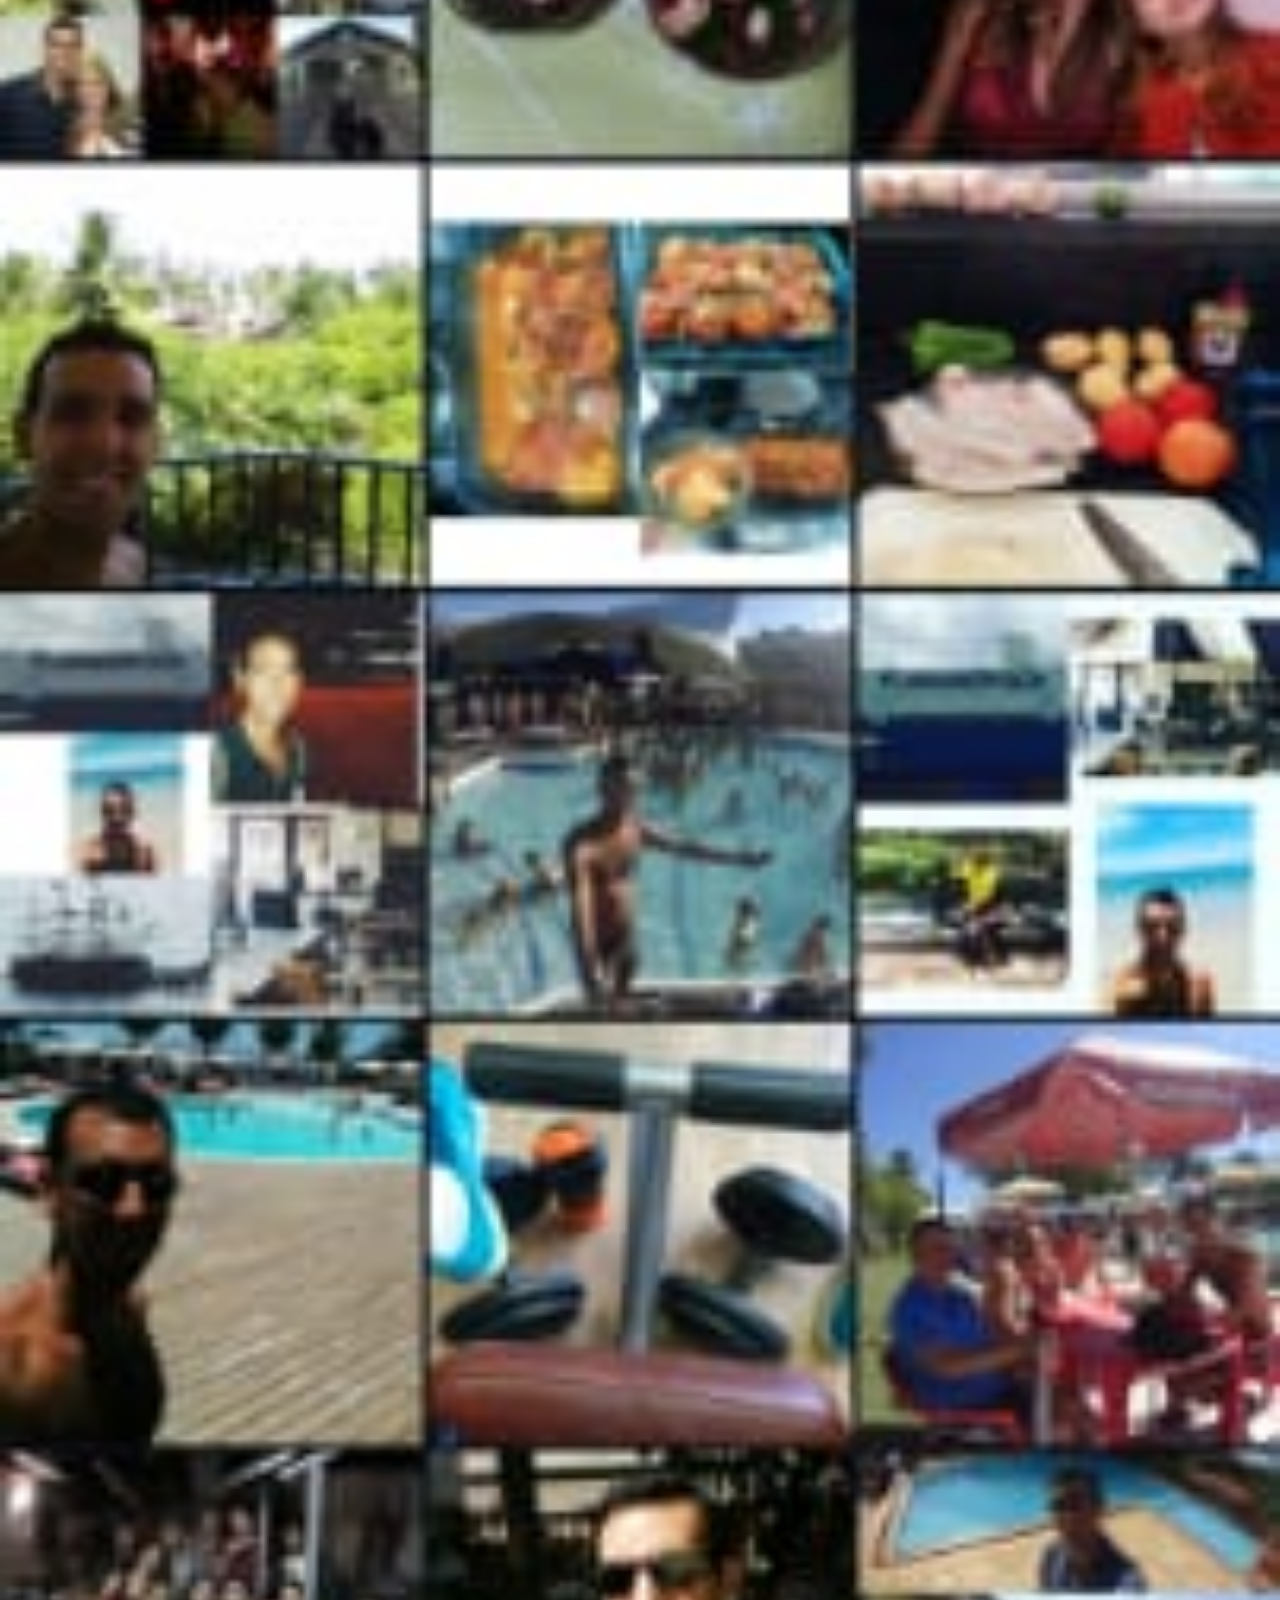
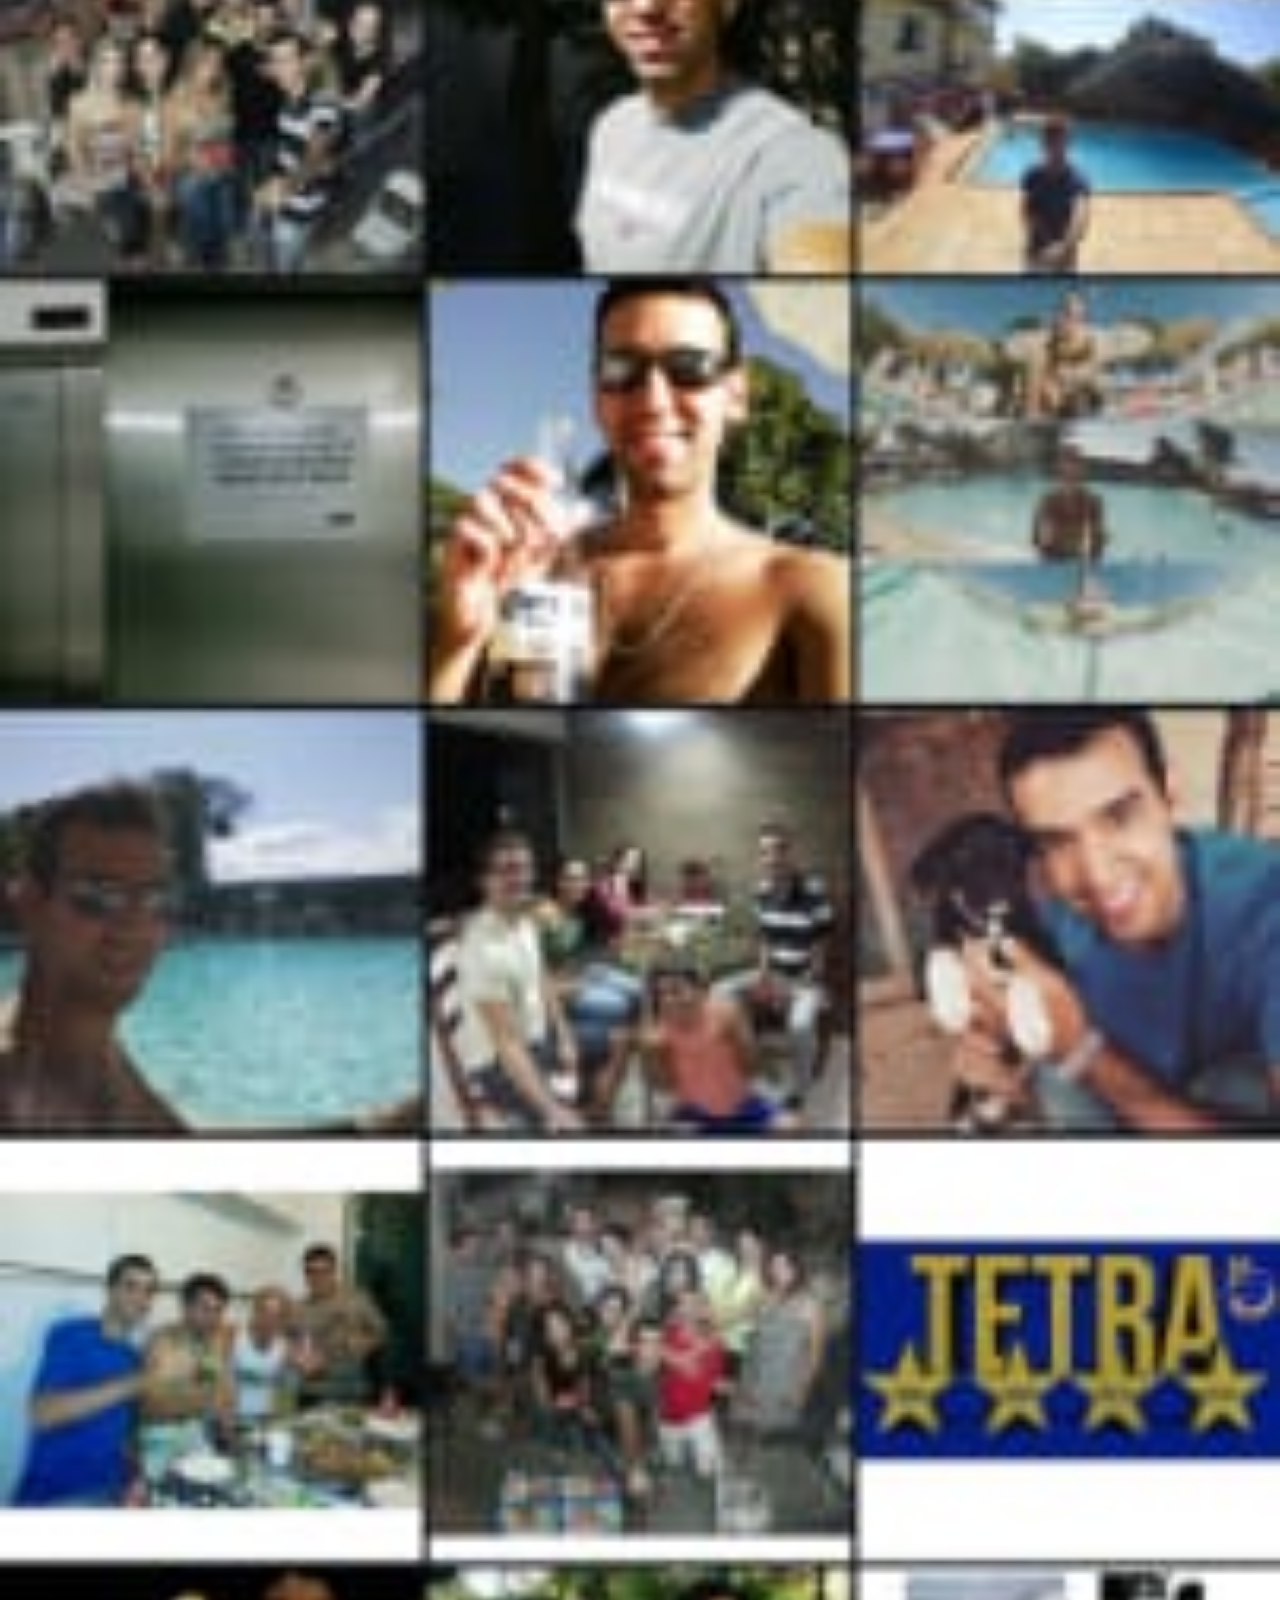
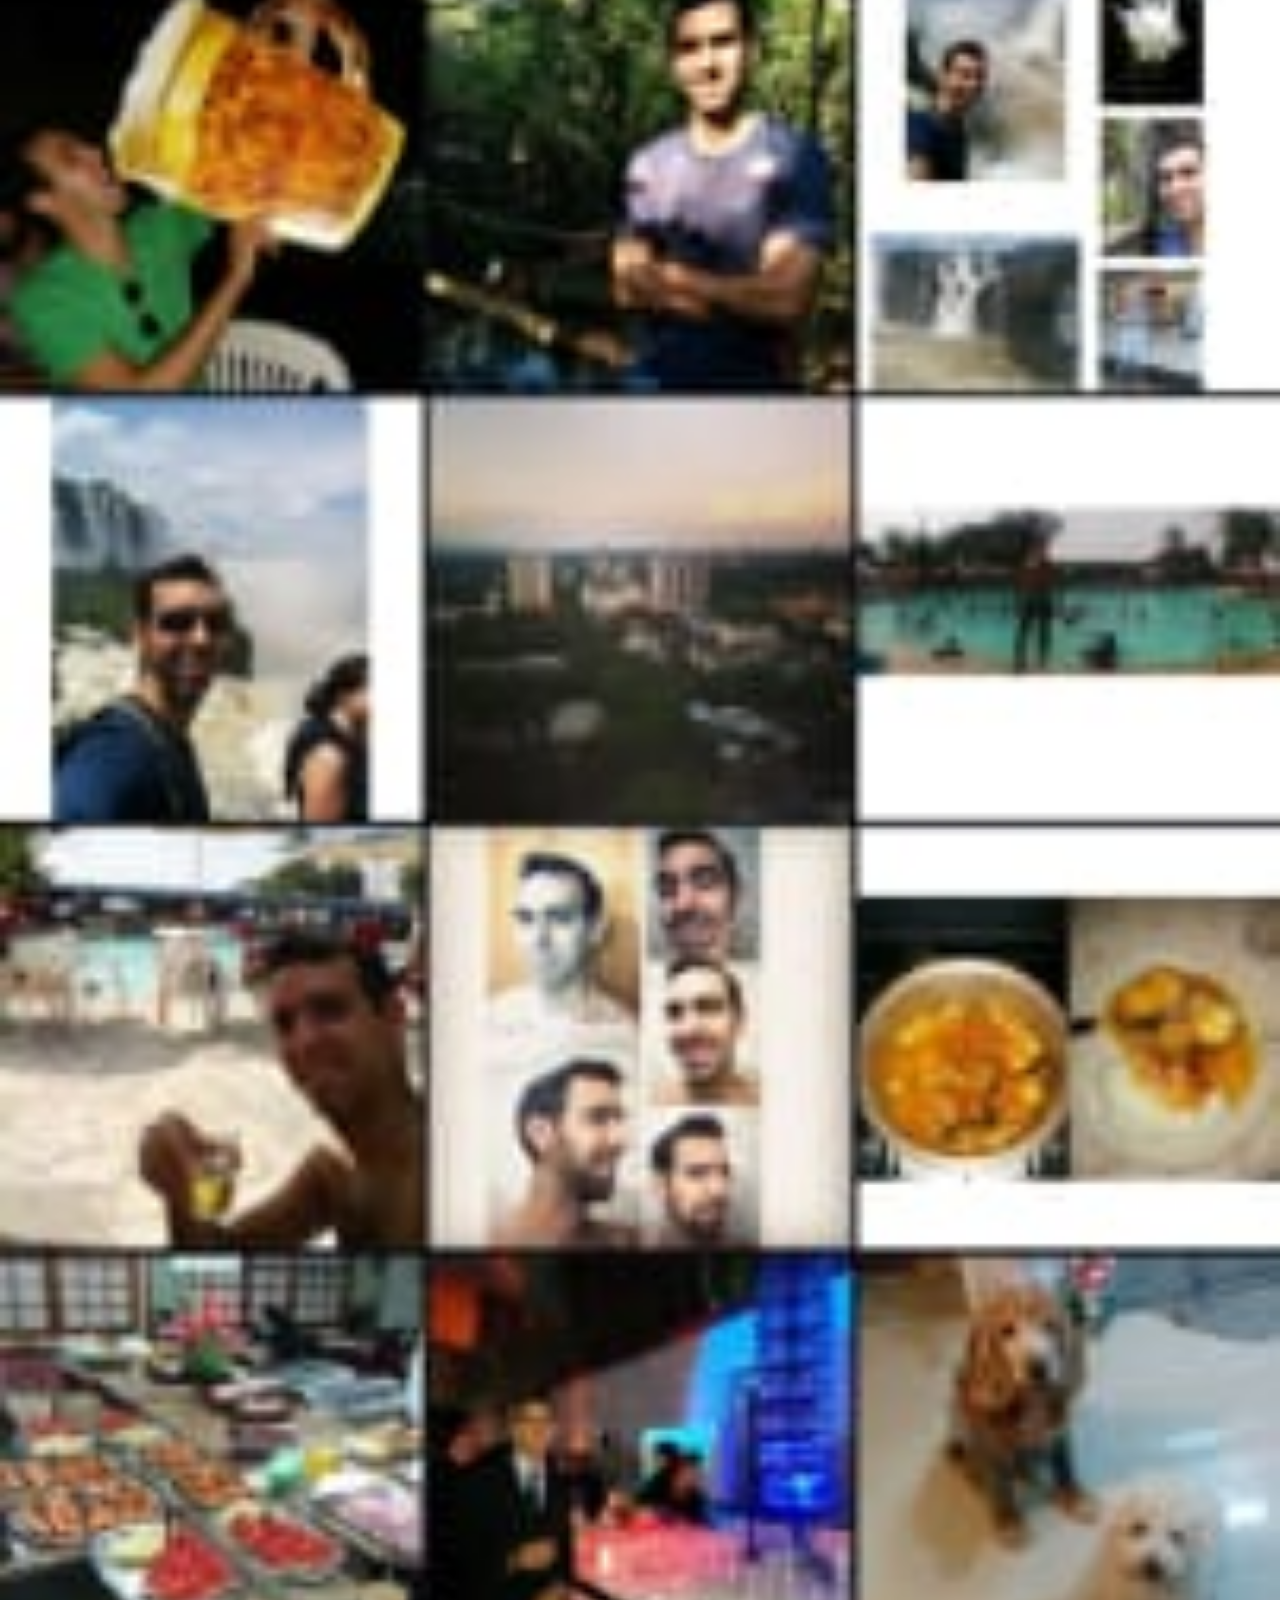
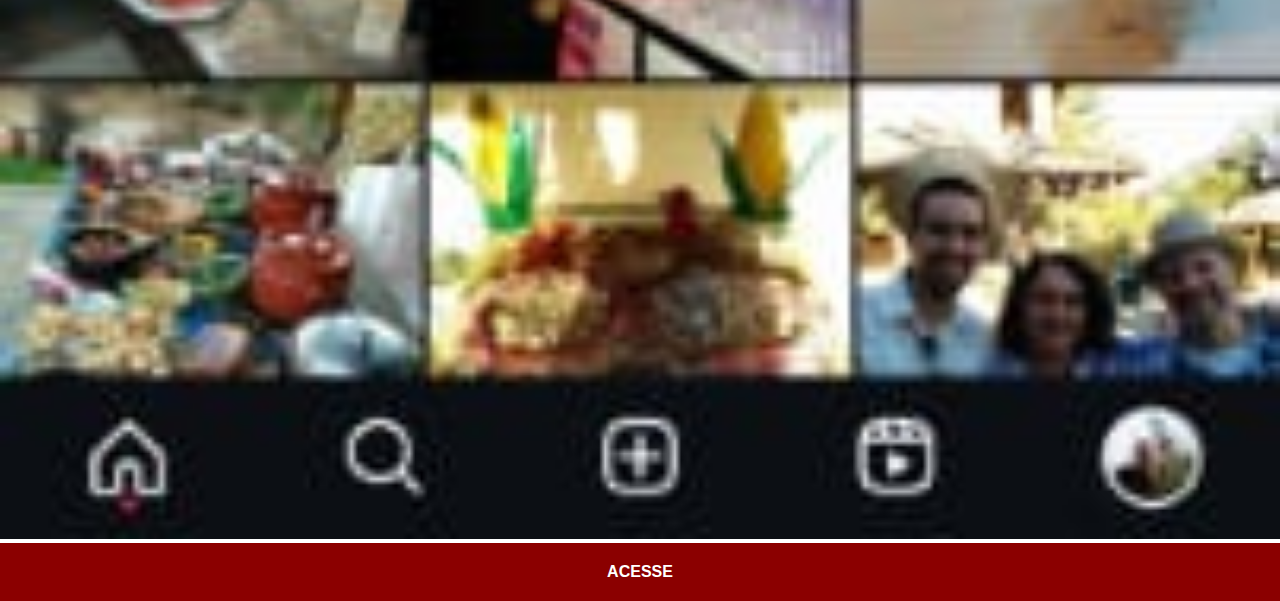
<file: instagram.html>
<!DOCTYPE html>
<html lang="pt-BR">
<head>
    <meta charset="UTF-8">
    <meta name="viewport" content="width=device-width, initial-scale=1.0">
    <title>Instagram</title>
    <link rel="stylesheet" href="estilos/social.css">
</head>
<body>
    <img src="imagens/tela-instagram.jpg" alt="Tela do Instagram">
    <a href="https://www.instagram.com/alan.baptista/" target="_blank">ACESSE</a>
</body>
</html>
</file>
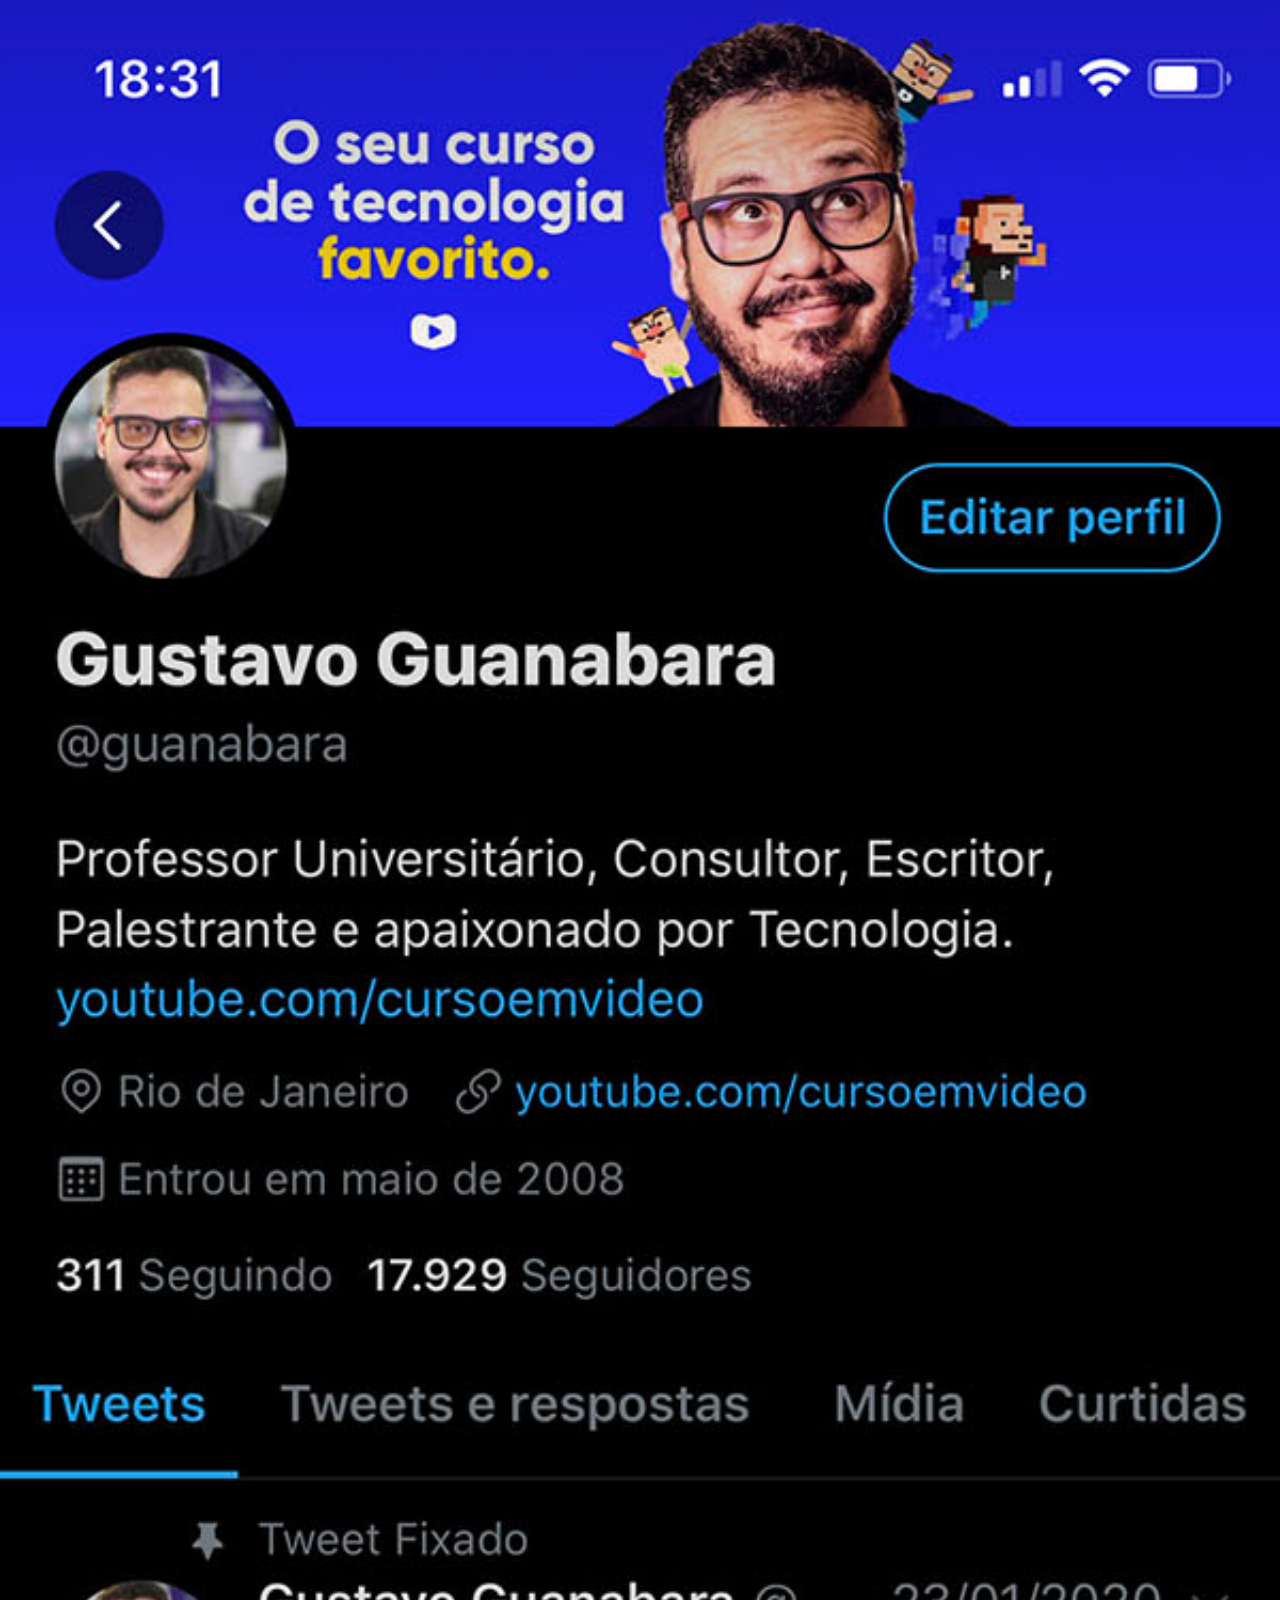
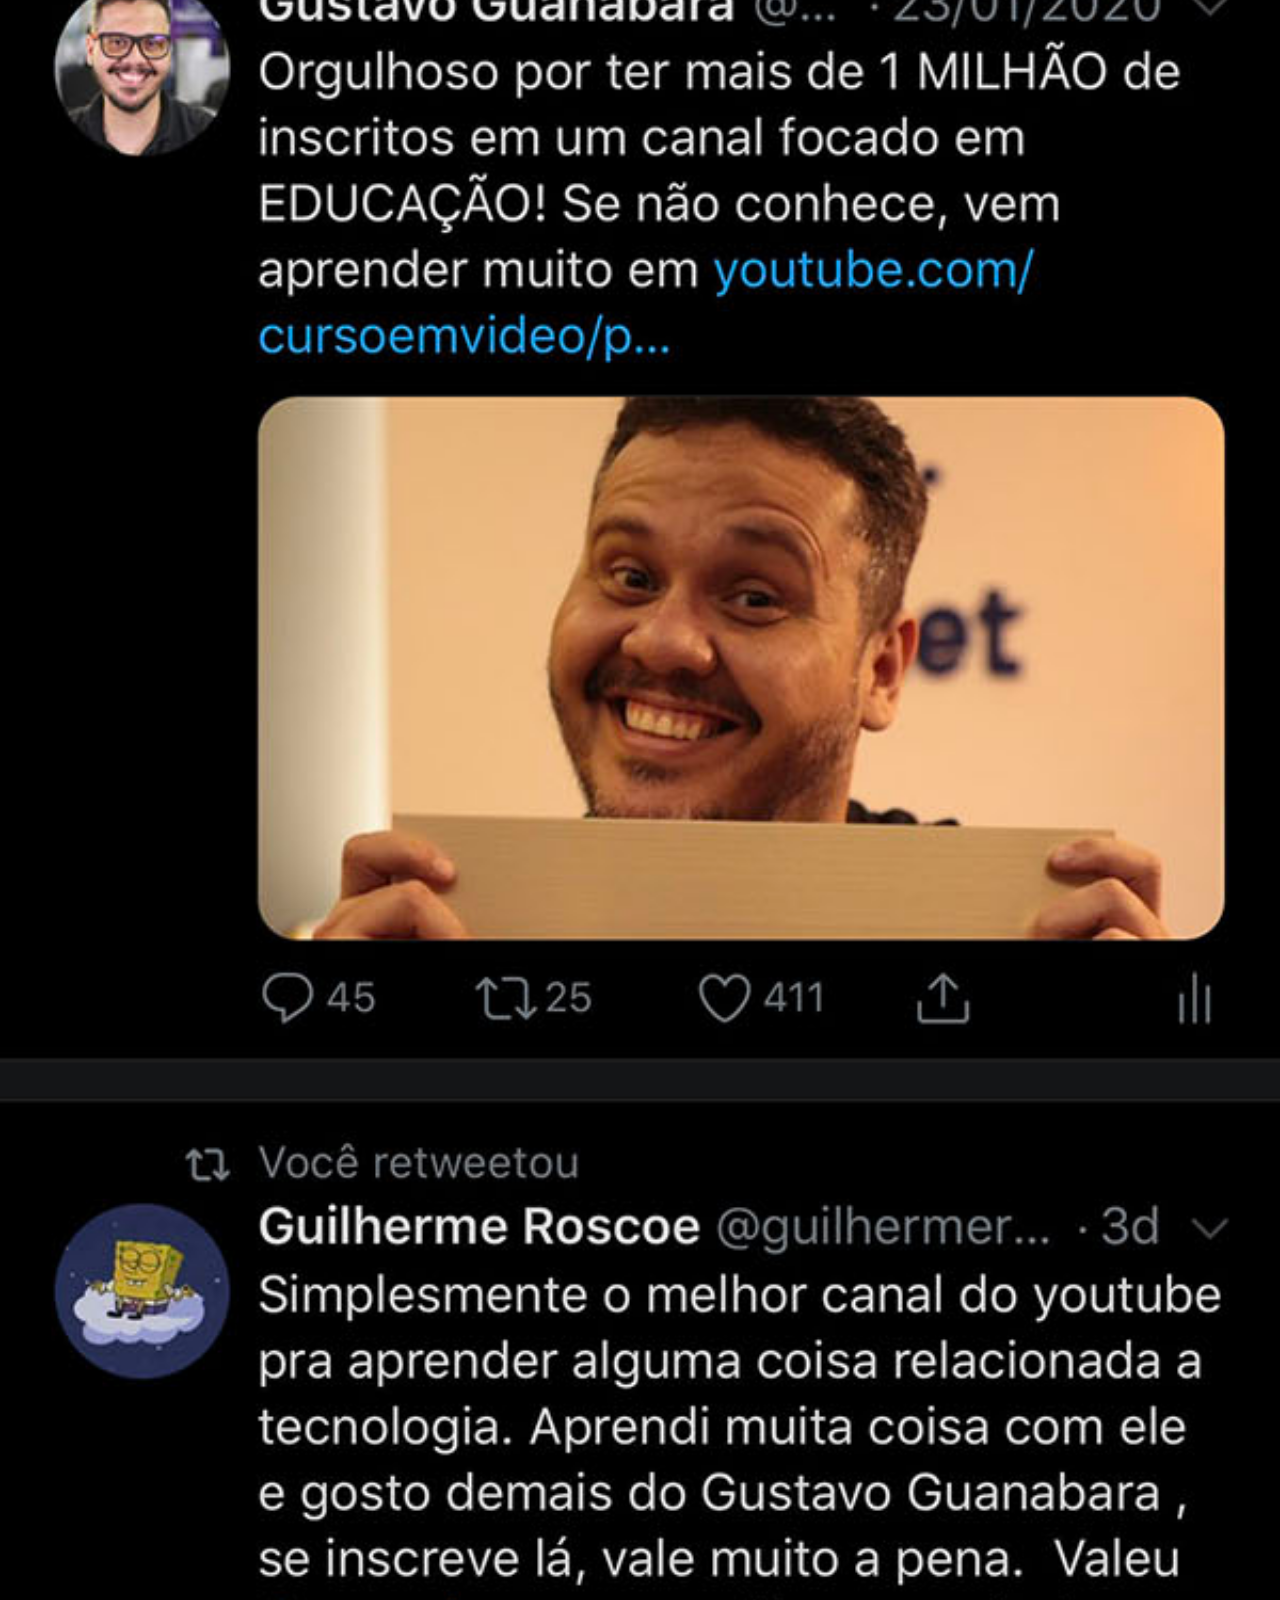
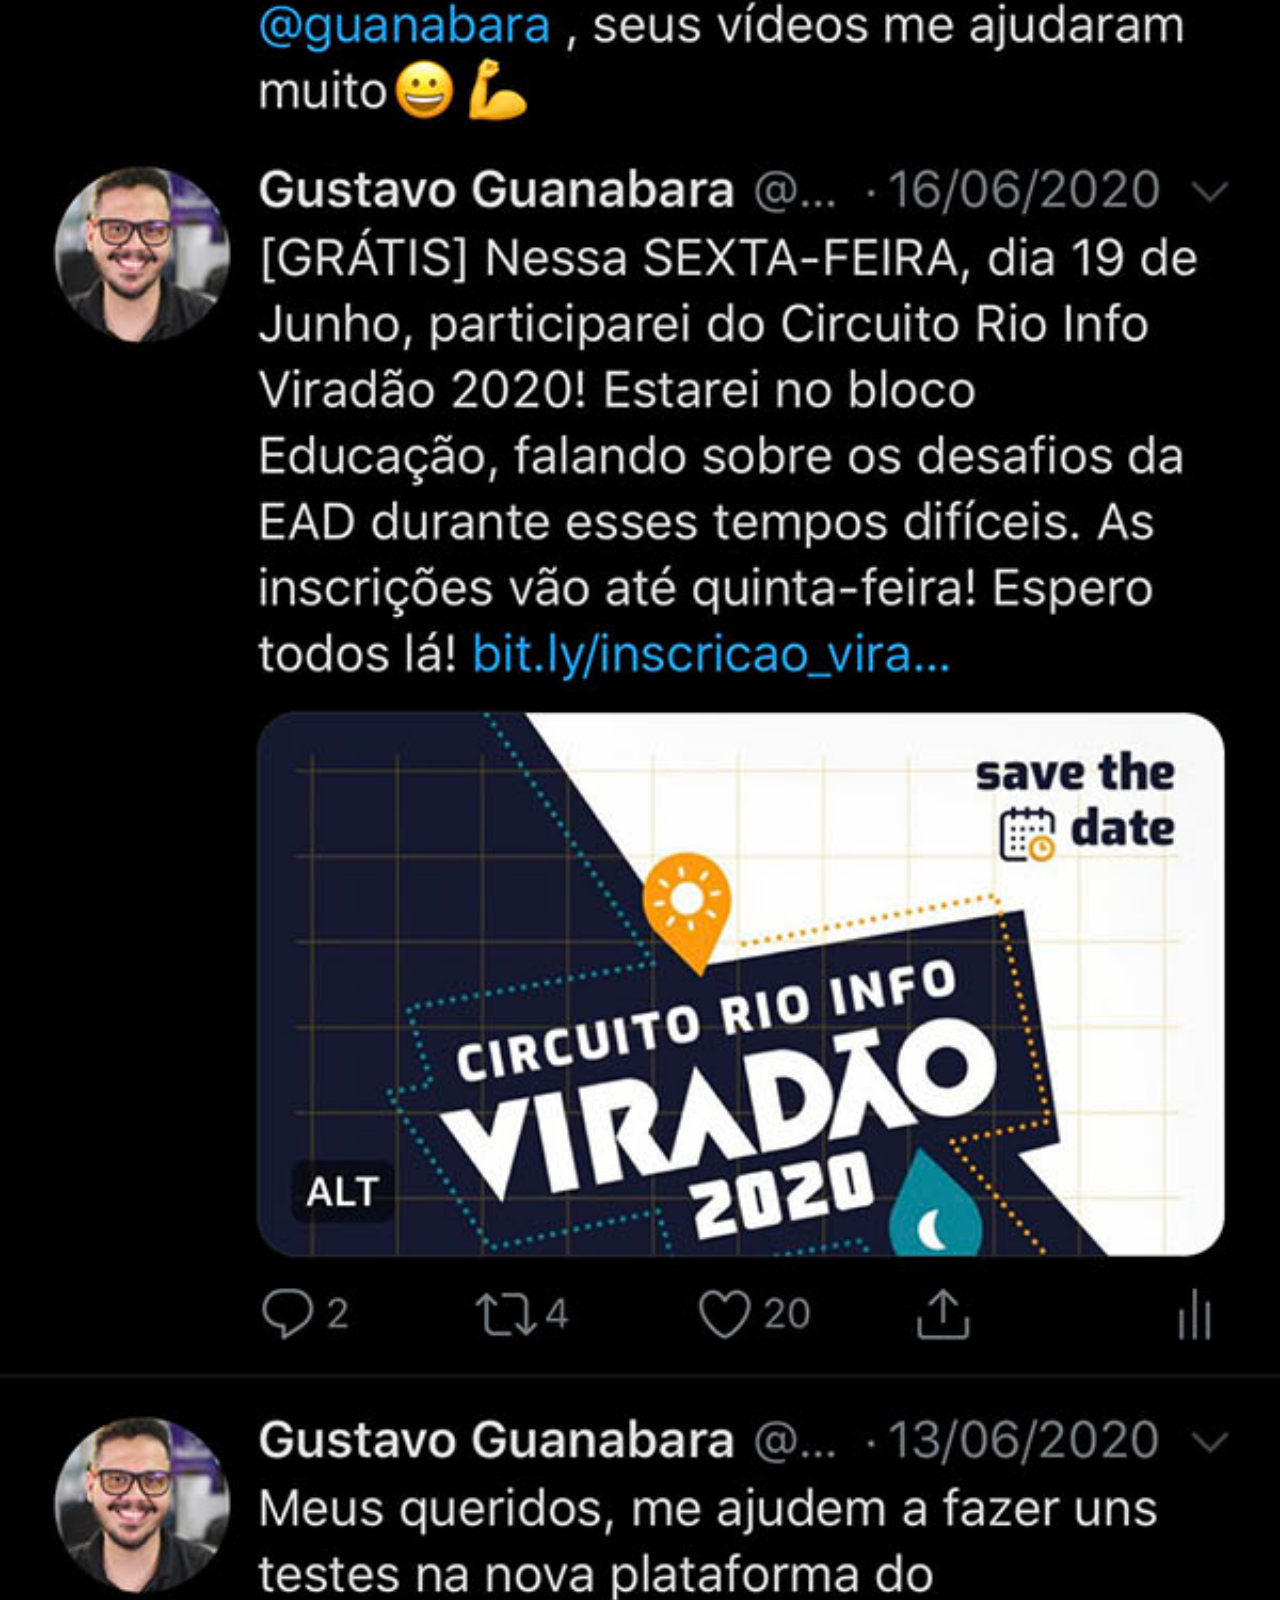
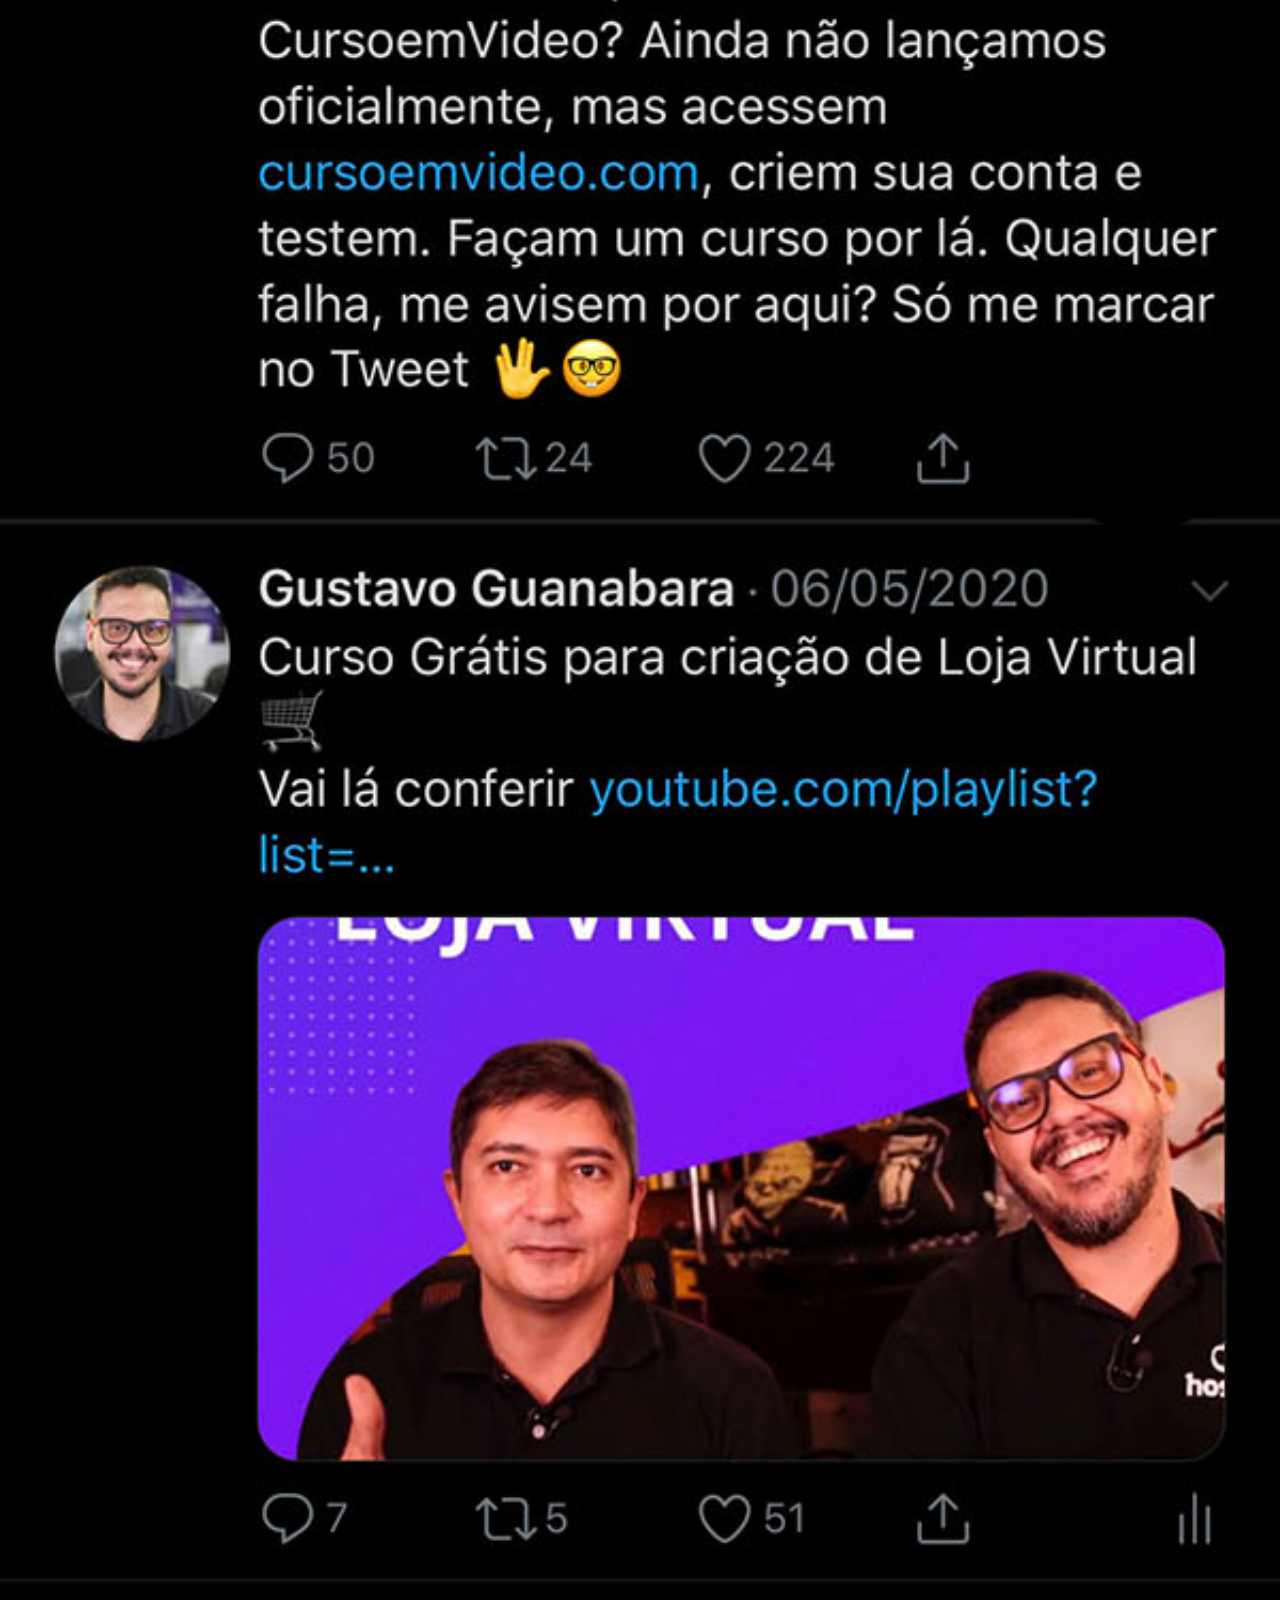
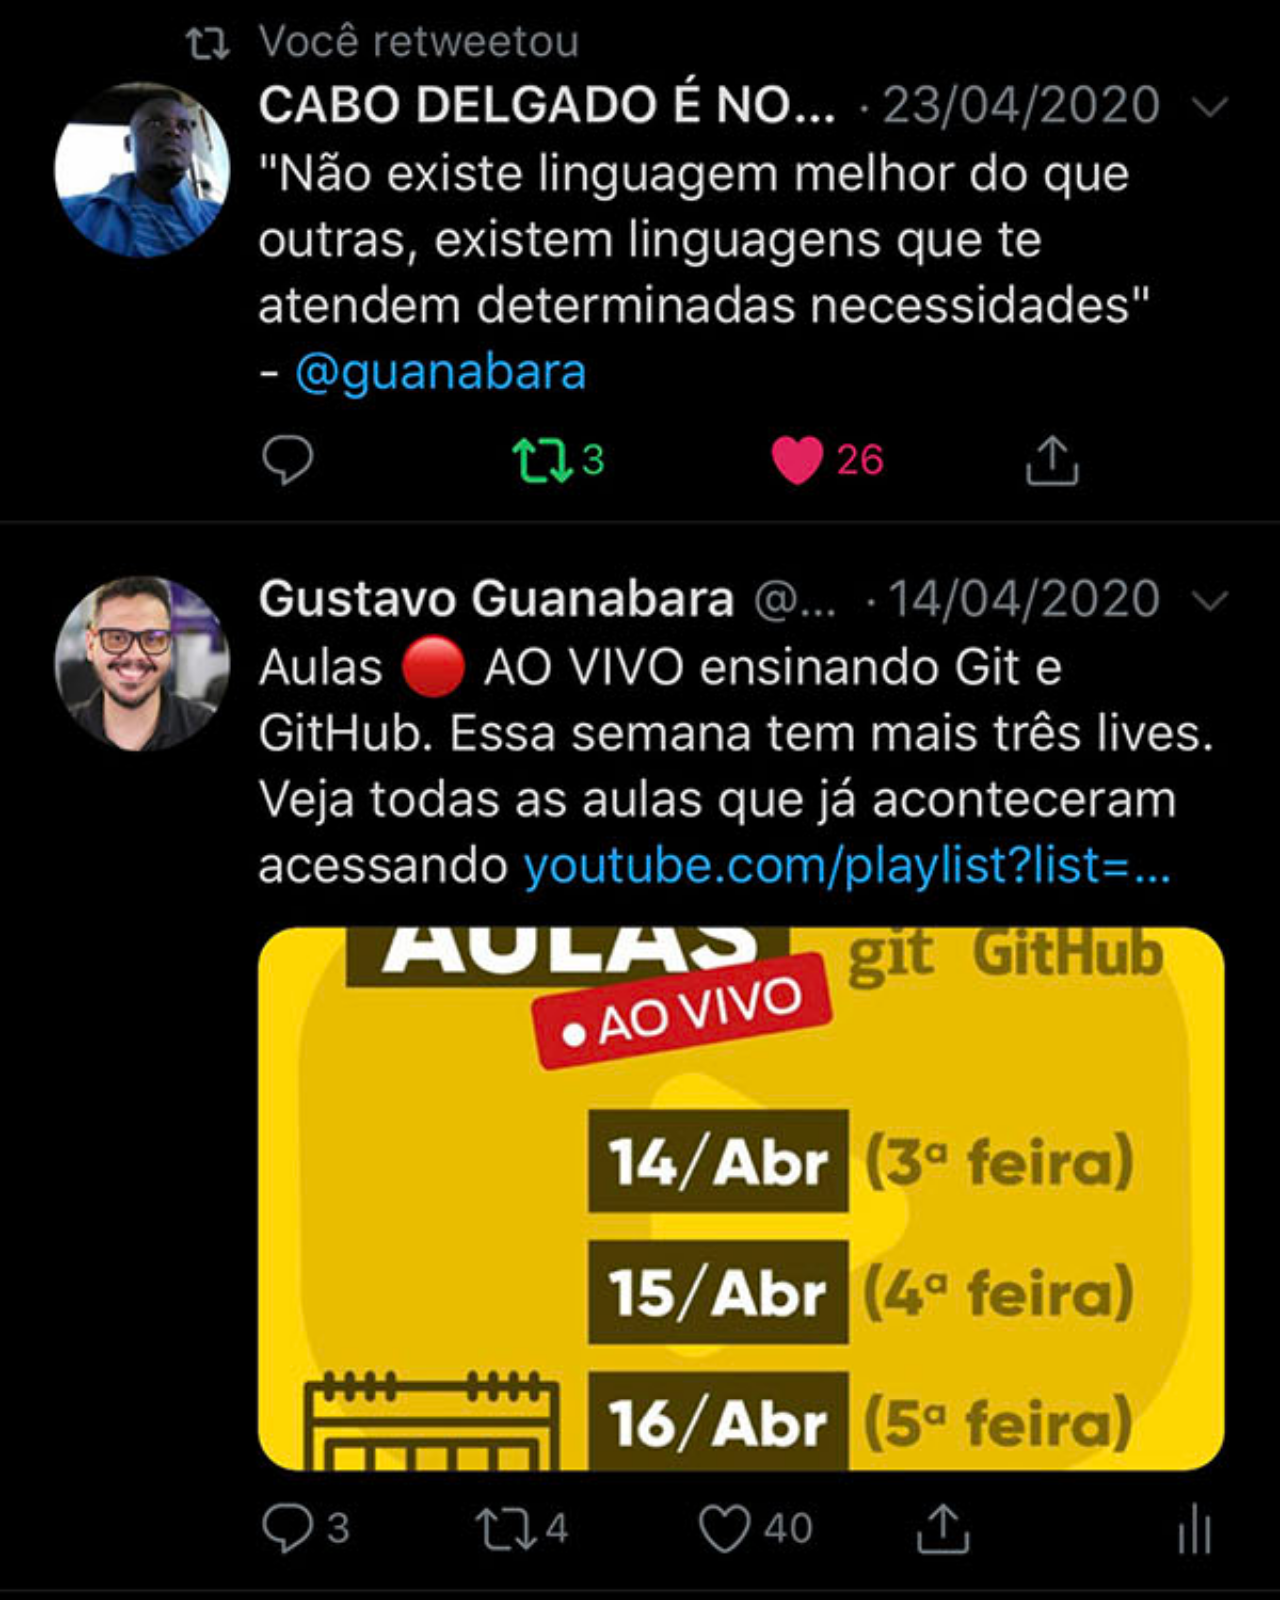
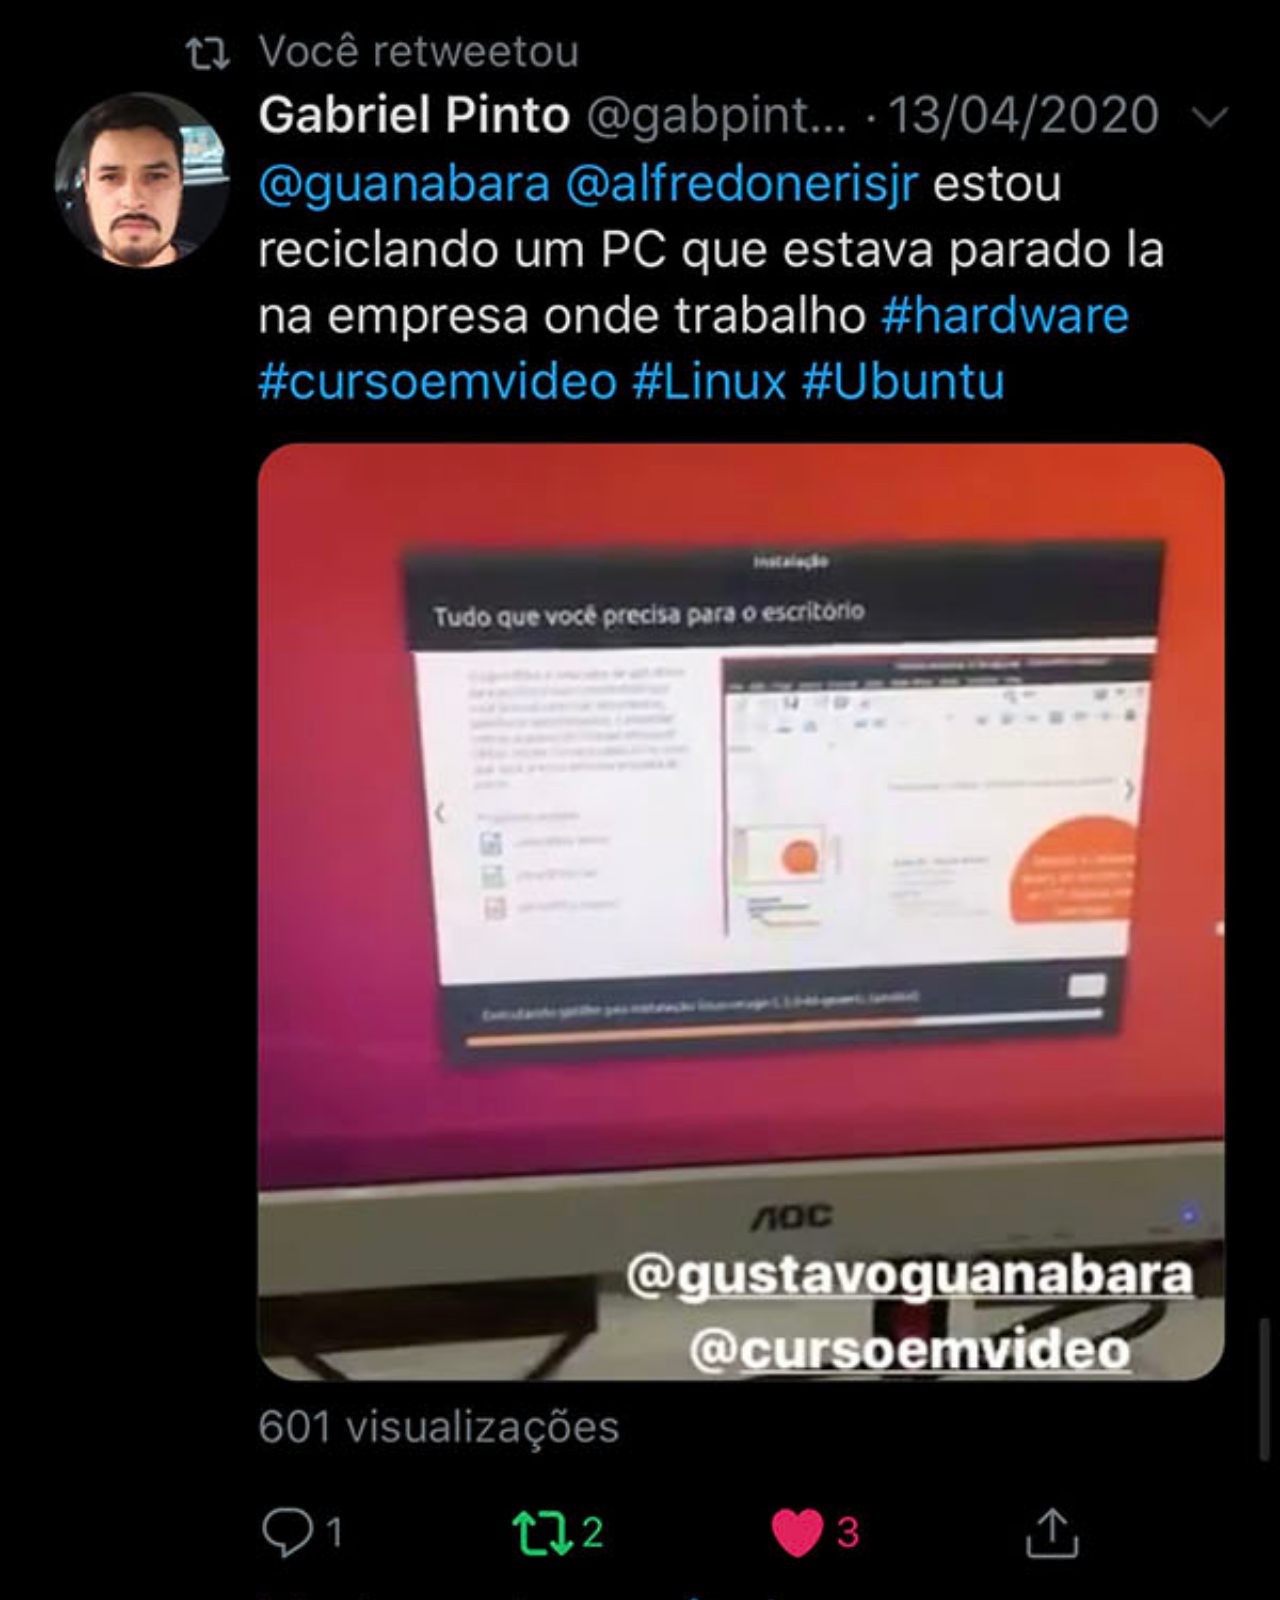
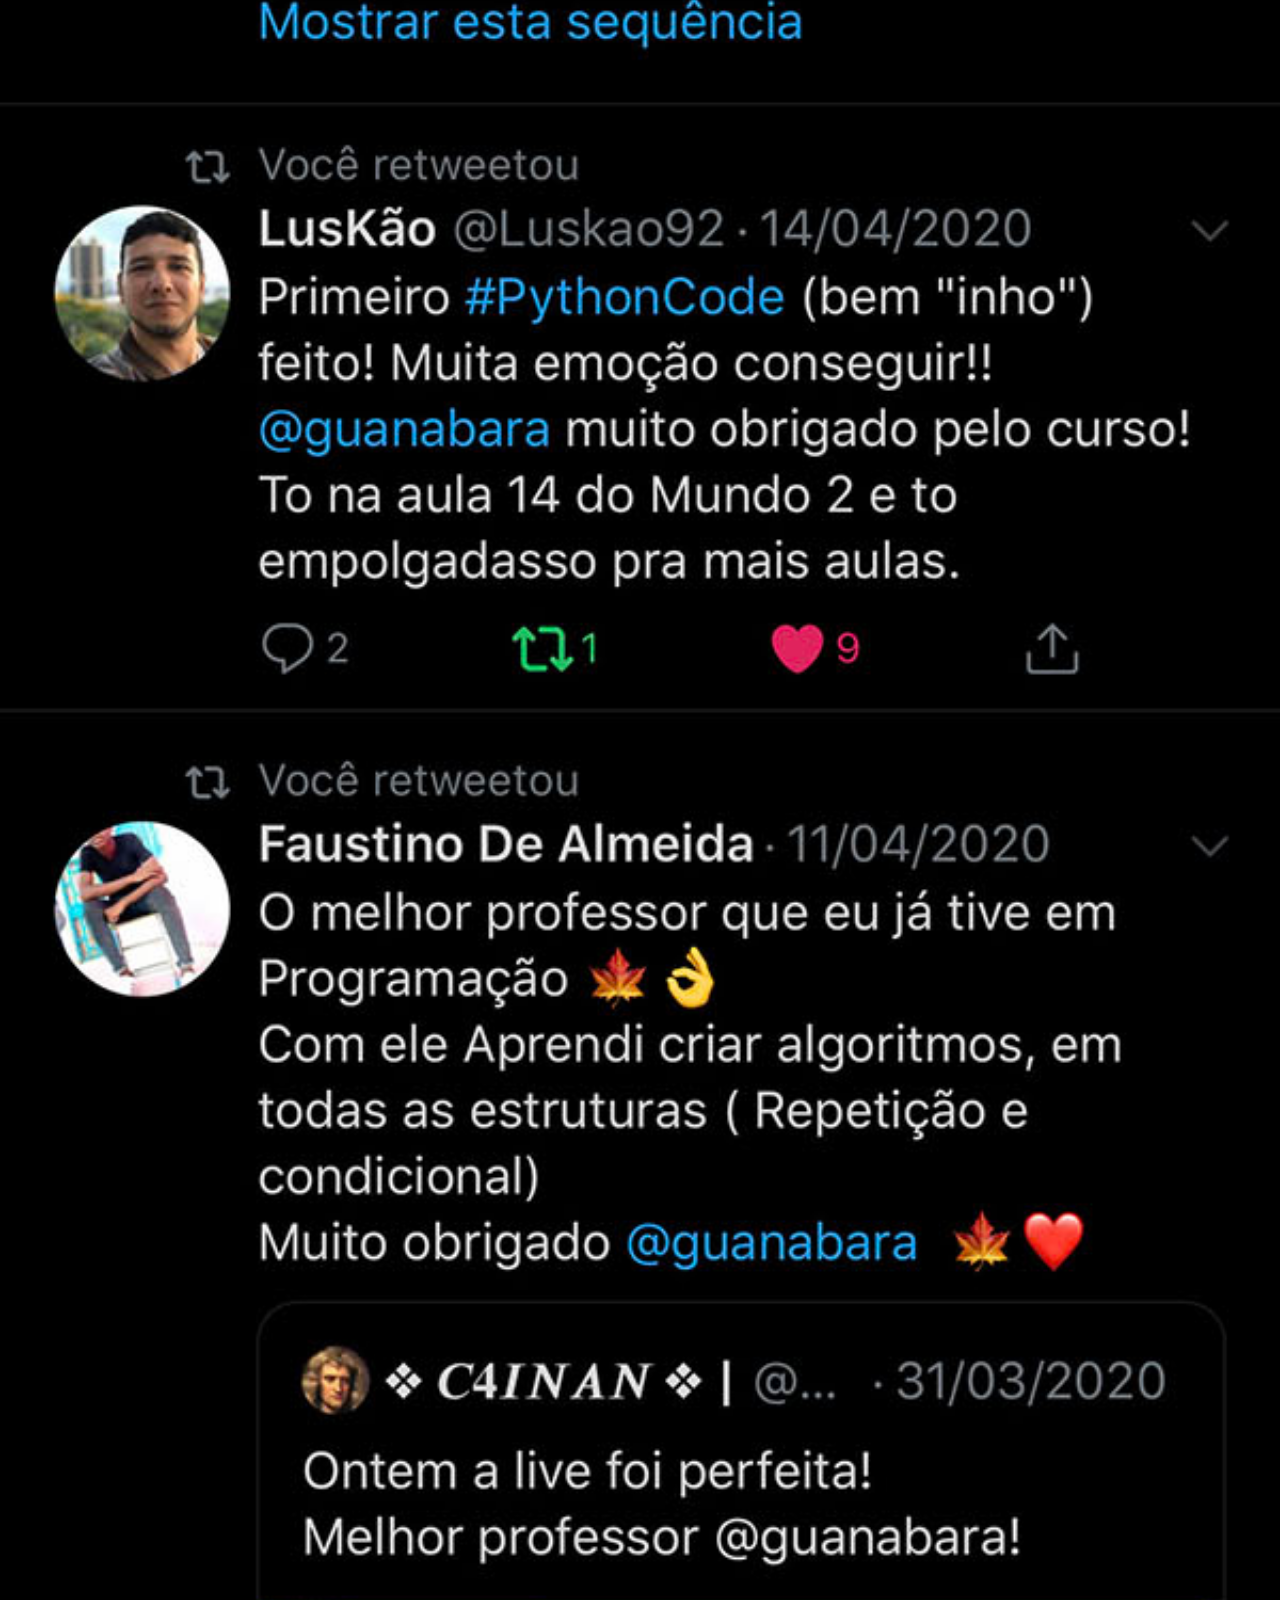
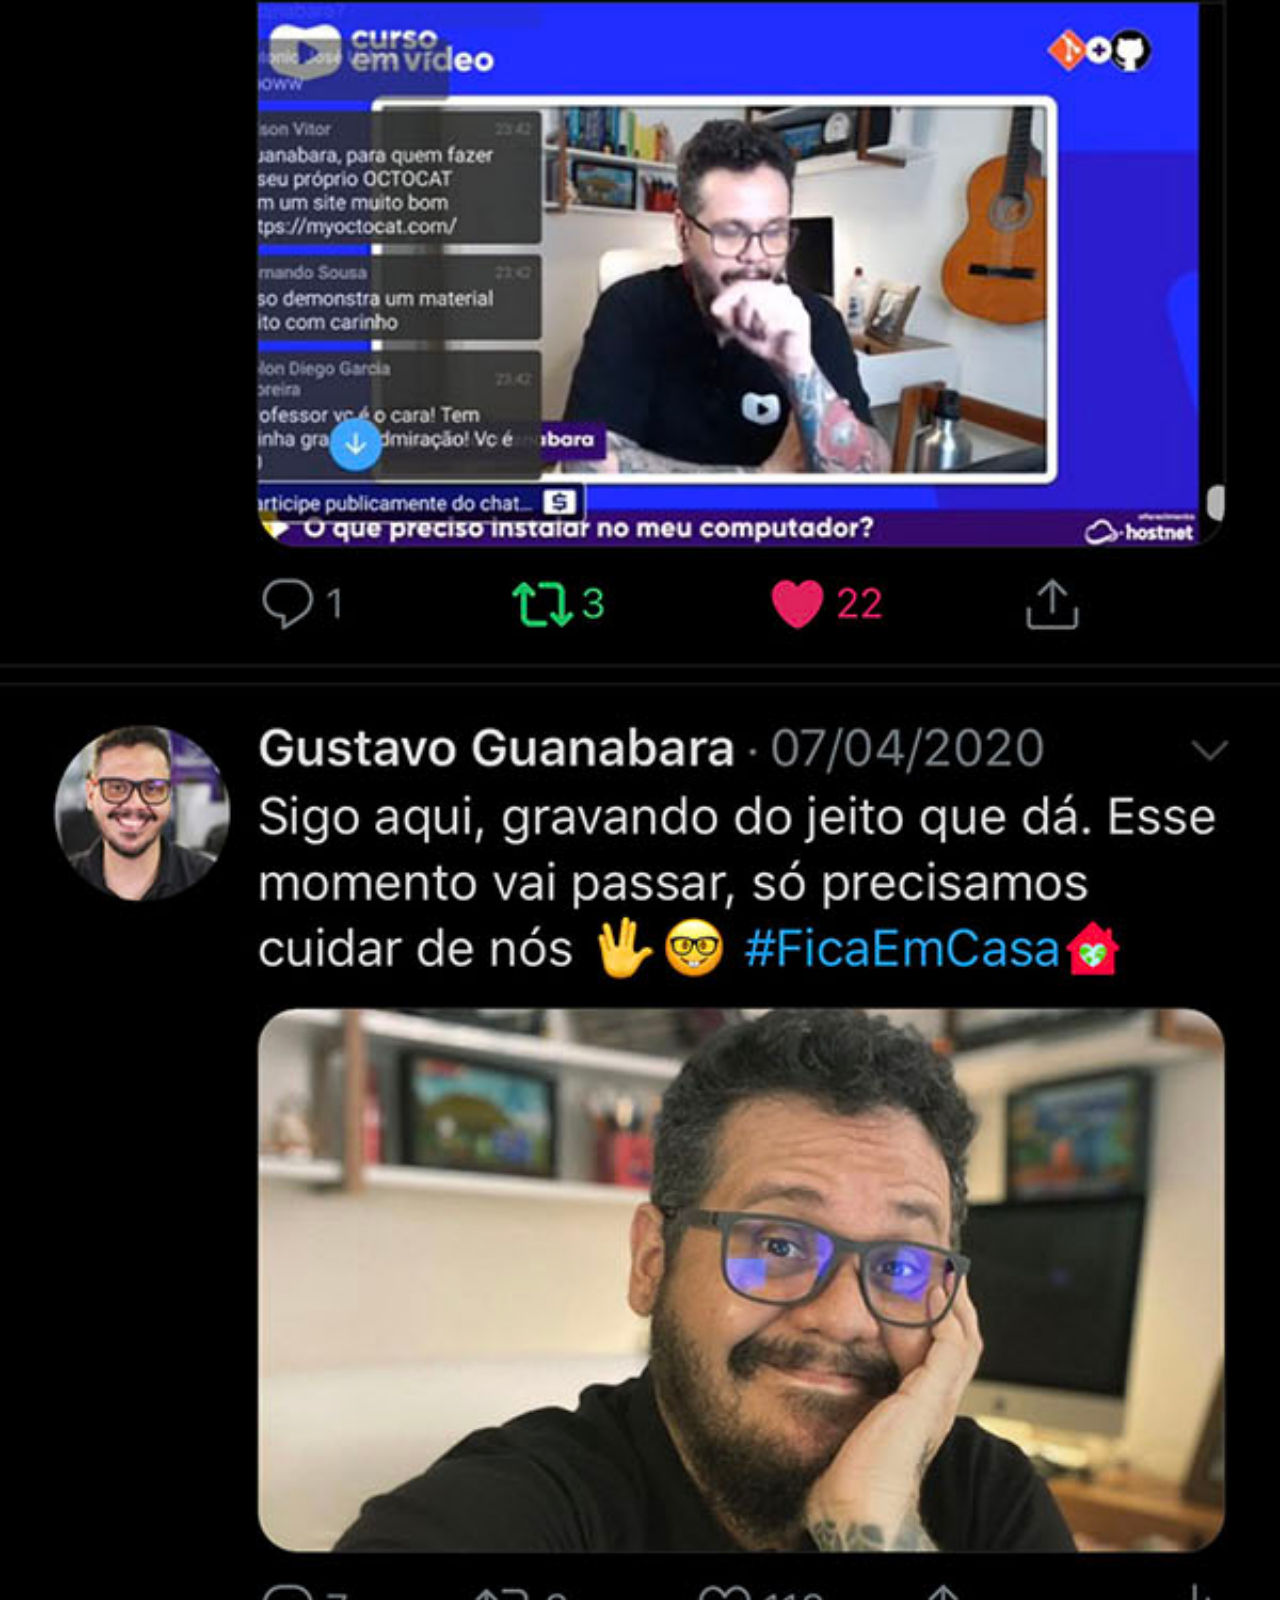
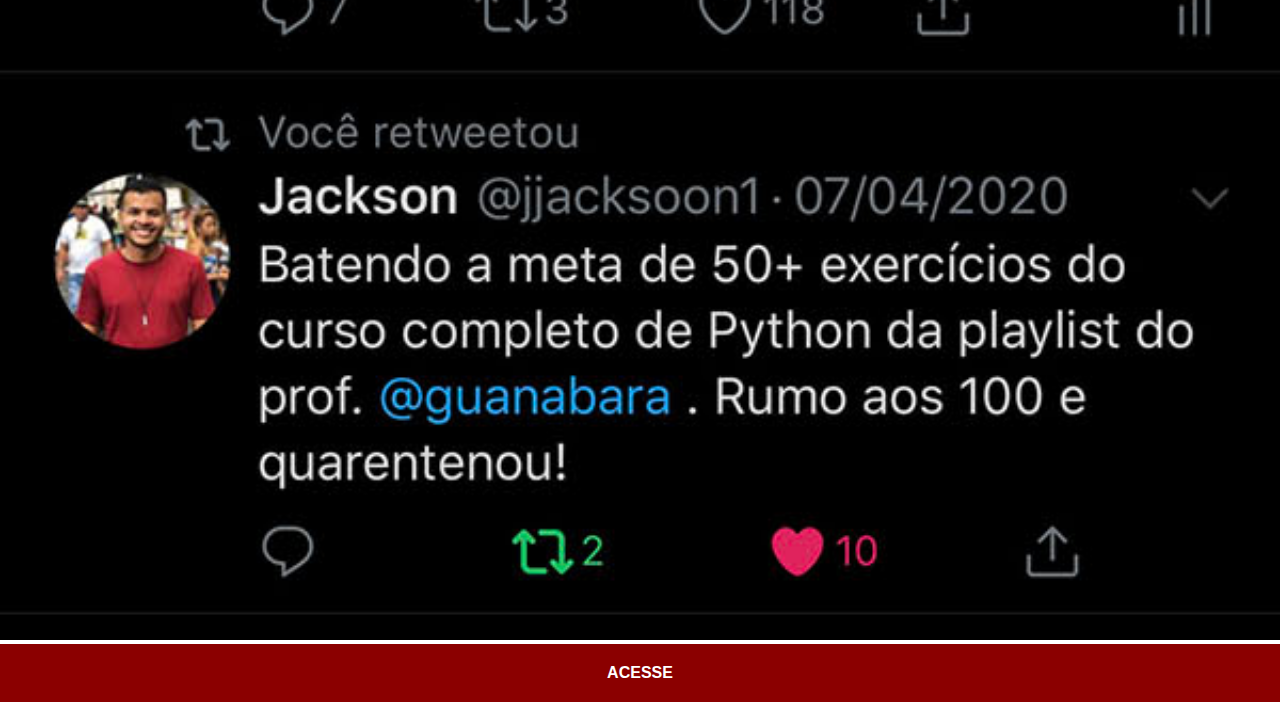
<file: twiter.html>
<!DOCTYPE html>
<html lang="pt-BR">
<head>
    <meta charset="UTF-8">
    <meta name="viewport" content="width=device-width, initial-scale=1.0">
    <title>Twiter</title>
    <link rel="stylesheet" href="estilos/social.css">
</head>
<body>
    <img src="imagens/tela-twitter.jpg" alt="Tela do X">
    <a href="https://x.com/" target="_blank">ACESSE</a>
</body>
</html>
</file>
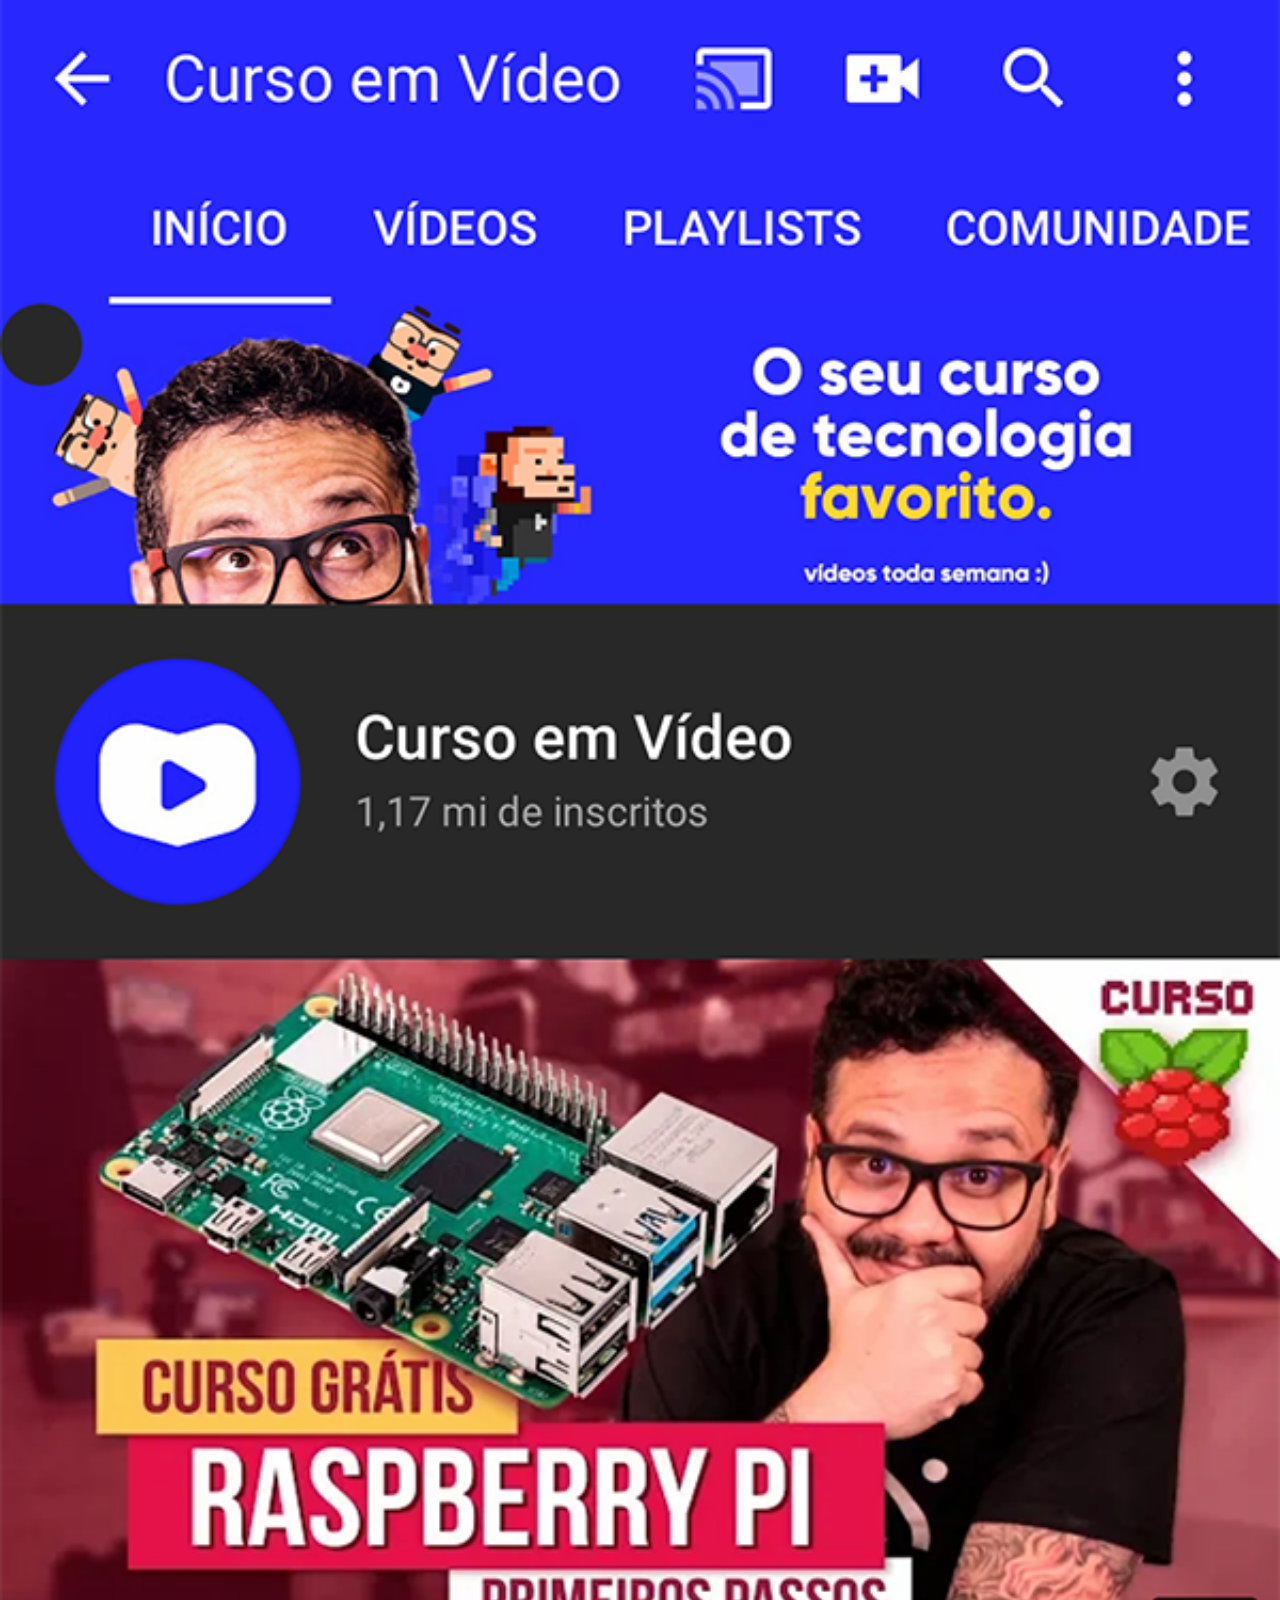
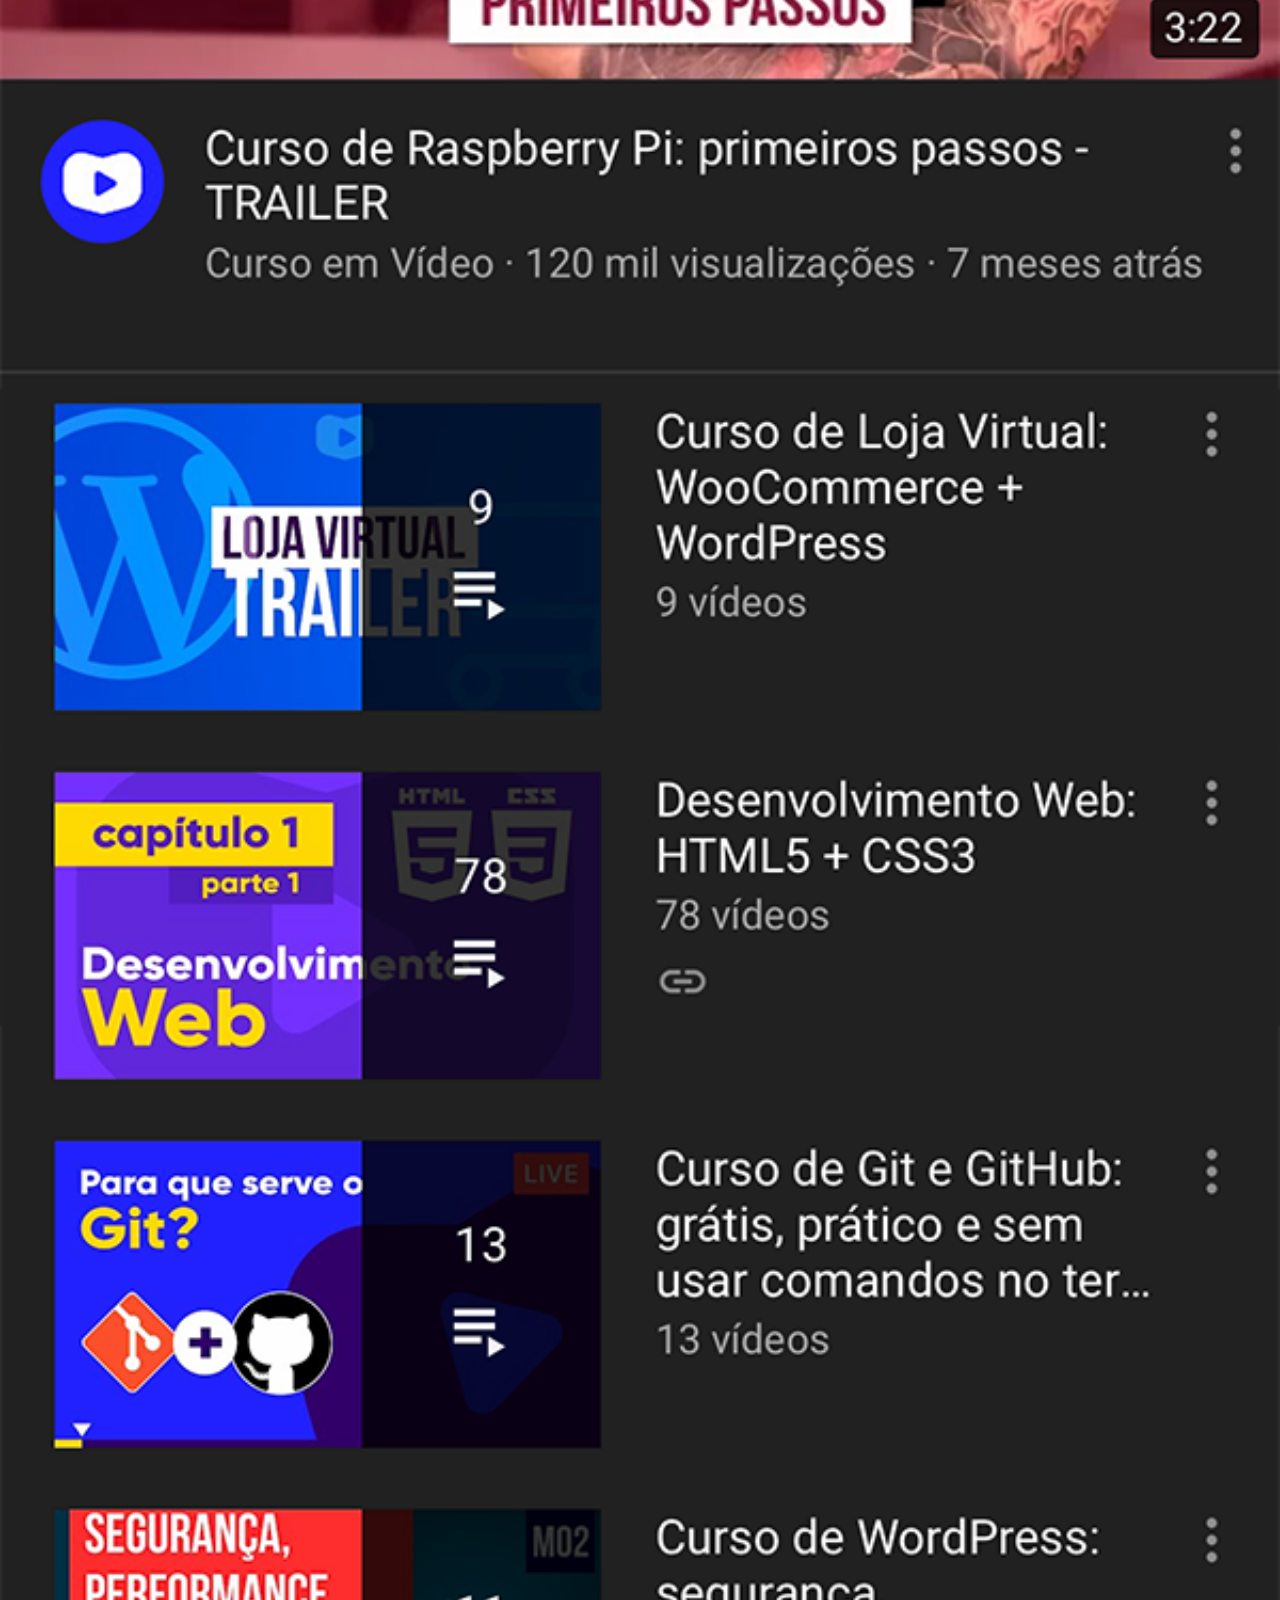
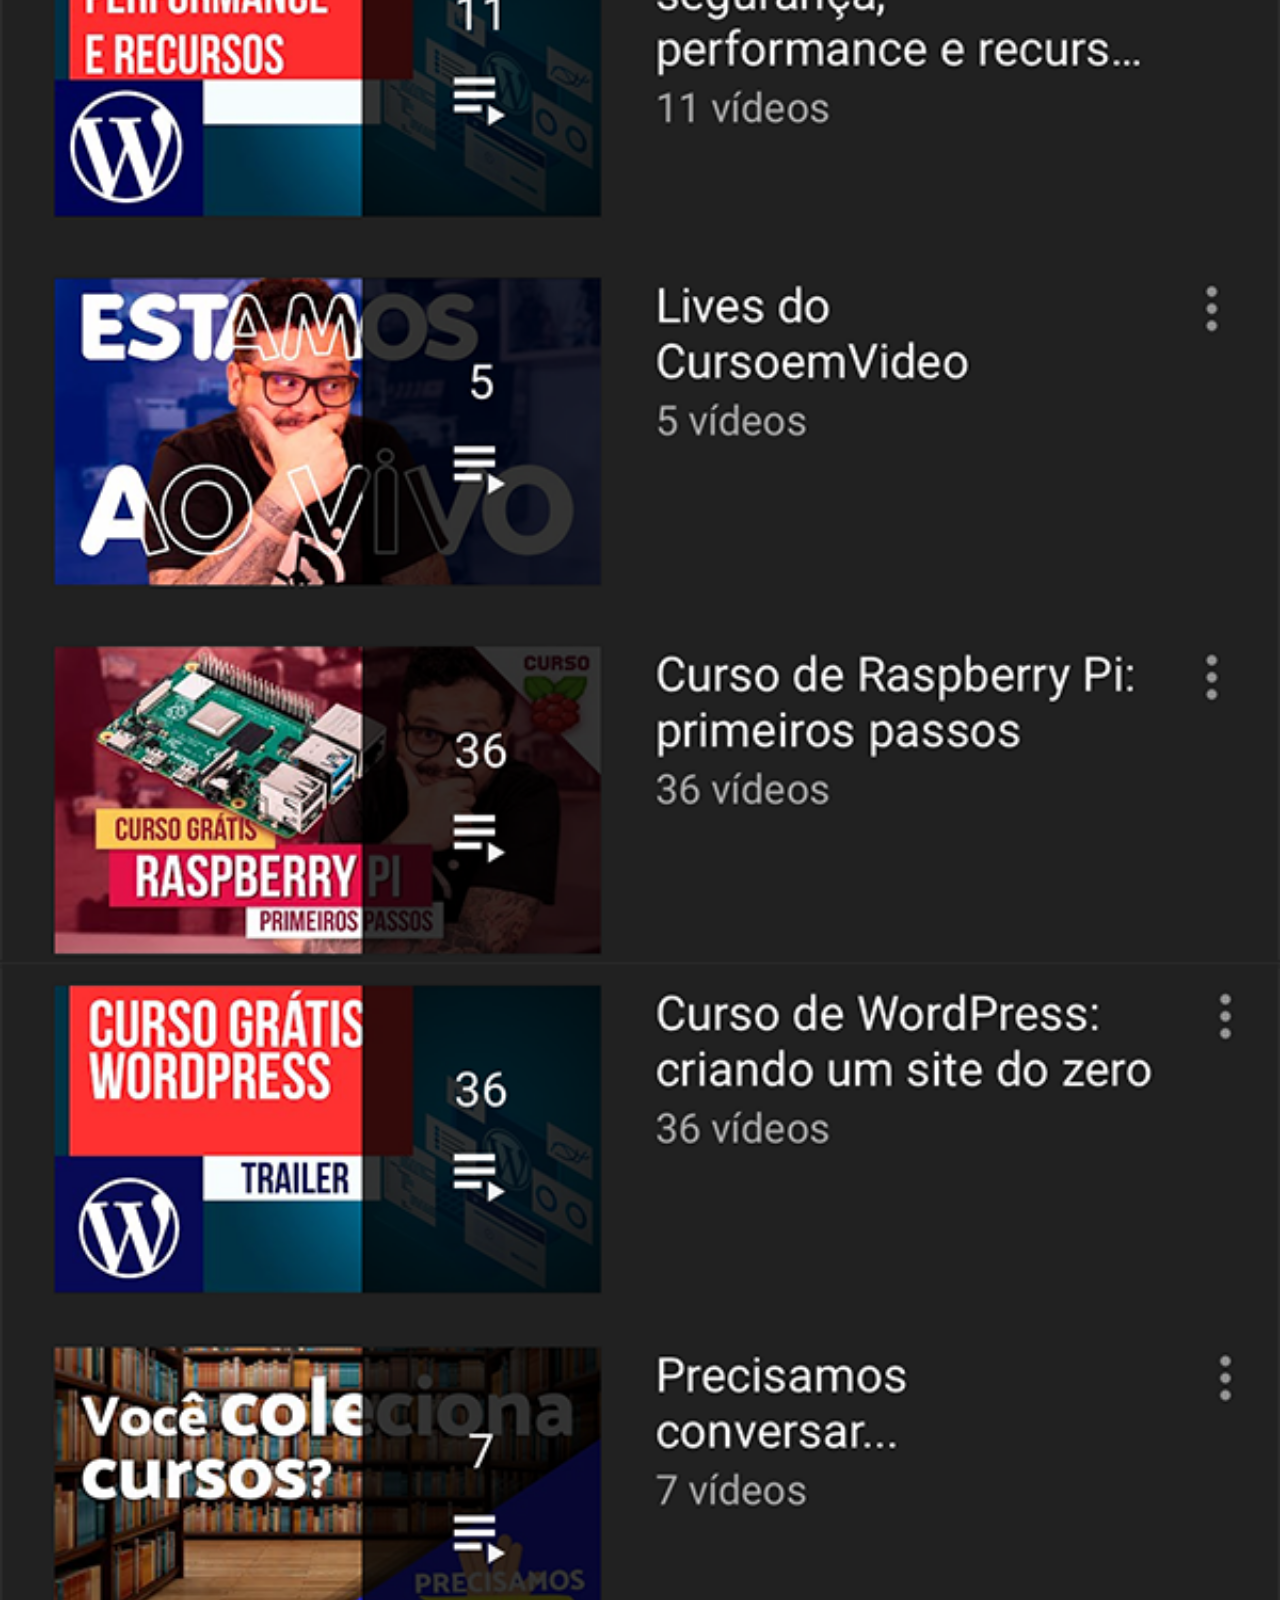
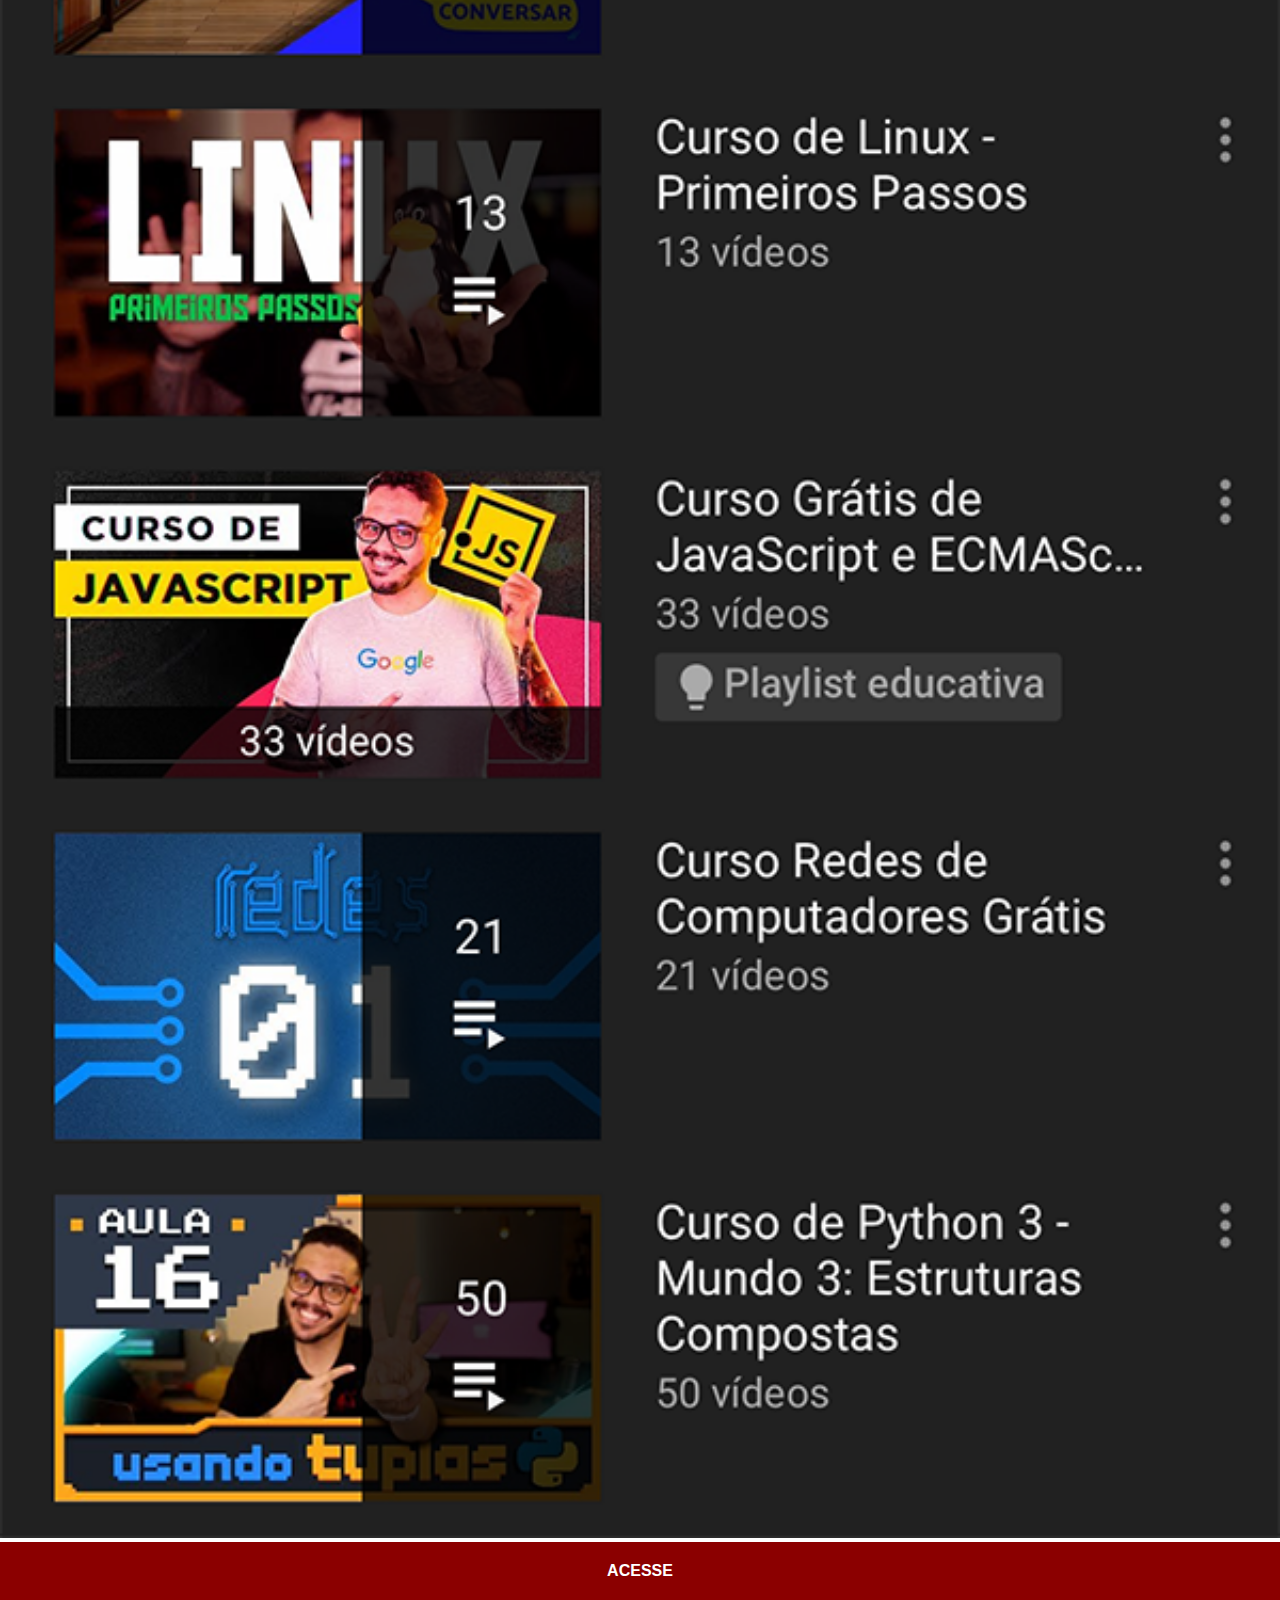
<file: youtube.html>
<!DOCTYPE html>
<html lang="pt-BR">
<head>
    <meta charset="UTF-8">
    <meta name="viewport" content="width=device-width, initial-scale=1.0">
    <title>Youtube</title>
    <link rel="stylesheet" href="estilos/social.css">
</head>
<body>
    <img src="imagens/tela-youtube.png" alt="Tela do Youtube">
    <a href="https://www.youtube.com/c/CursoemV%C3%ADdeo/playlists" target="_blank">ACESSE</a>
</body>
</html>
</file>
<file: estilos/style.css>
@charset "UTF-8";

* {
    margin: 0px;
    padding: 0px;
    font-family: Arial, Helvetica, sans-serif;
}

html, body {
    height: 100vh;
    width: 100vw;
    background-color: black;
}

body {
    background: url(../imagens/fundo-madeira.jpg) no-repeat top center;
    background-size: cover;
    background-attachment: fixed;
}

main {
    position: relative;
    height: 100vh;
    
}

section#telefone {
    position: absolute;
    top: 50%;
    left: 50%;
    transform: translate(-50%, -50%);
    height: 627px;
    width: 311px;
    background: url(../imagens/frame-iphone.png) no-repeat;
}

iframe#tela {
    position: relative;
    top: 80px;
    left: 22px;
    width: 267px;
    height: 471px;
}

section#redes-sociais {
    text-align: right;
}

section#redes-sociais img {
    width: 50px;
    margin: 10px;
    border-radius: 50%;
    box-shadow: 2px 2px 5px rgba(0, 0, 0, 0.400);
    box-sizing: border-box;
}

section#redes-sociais img:hover {
    border: 2px solid rgba(255, 255, 255, 0.64);
    transform: translate(-3px, -3px);
    box-shadow: 5px 5px 10px rgba(0, 0, 0, 0.615);
    transition: transform 0.3s, border 1s;
}
</file>
<file: estilos/social.css>
@charset "UTF-8";

* {
    margin: 0px;
    padding: 0px;
    font-family: Arial, Helvetica, sans-serif;
}
::-webkit-scrollbar { /* esconder a scroll*/
    width: 0px;
    height: 0px;
}

img {
    width: 100vw;
}

a {
    display: block;
    /* Para mostrar o acesso embaixo */
    background-color: darkred;
    color: white;
    padding: 20px;
    text-align: center;
    font-weight: bolder;
    text-decoration: none;
}

a:hover {
    background-color: red;
}
</file>
